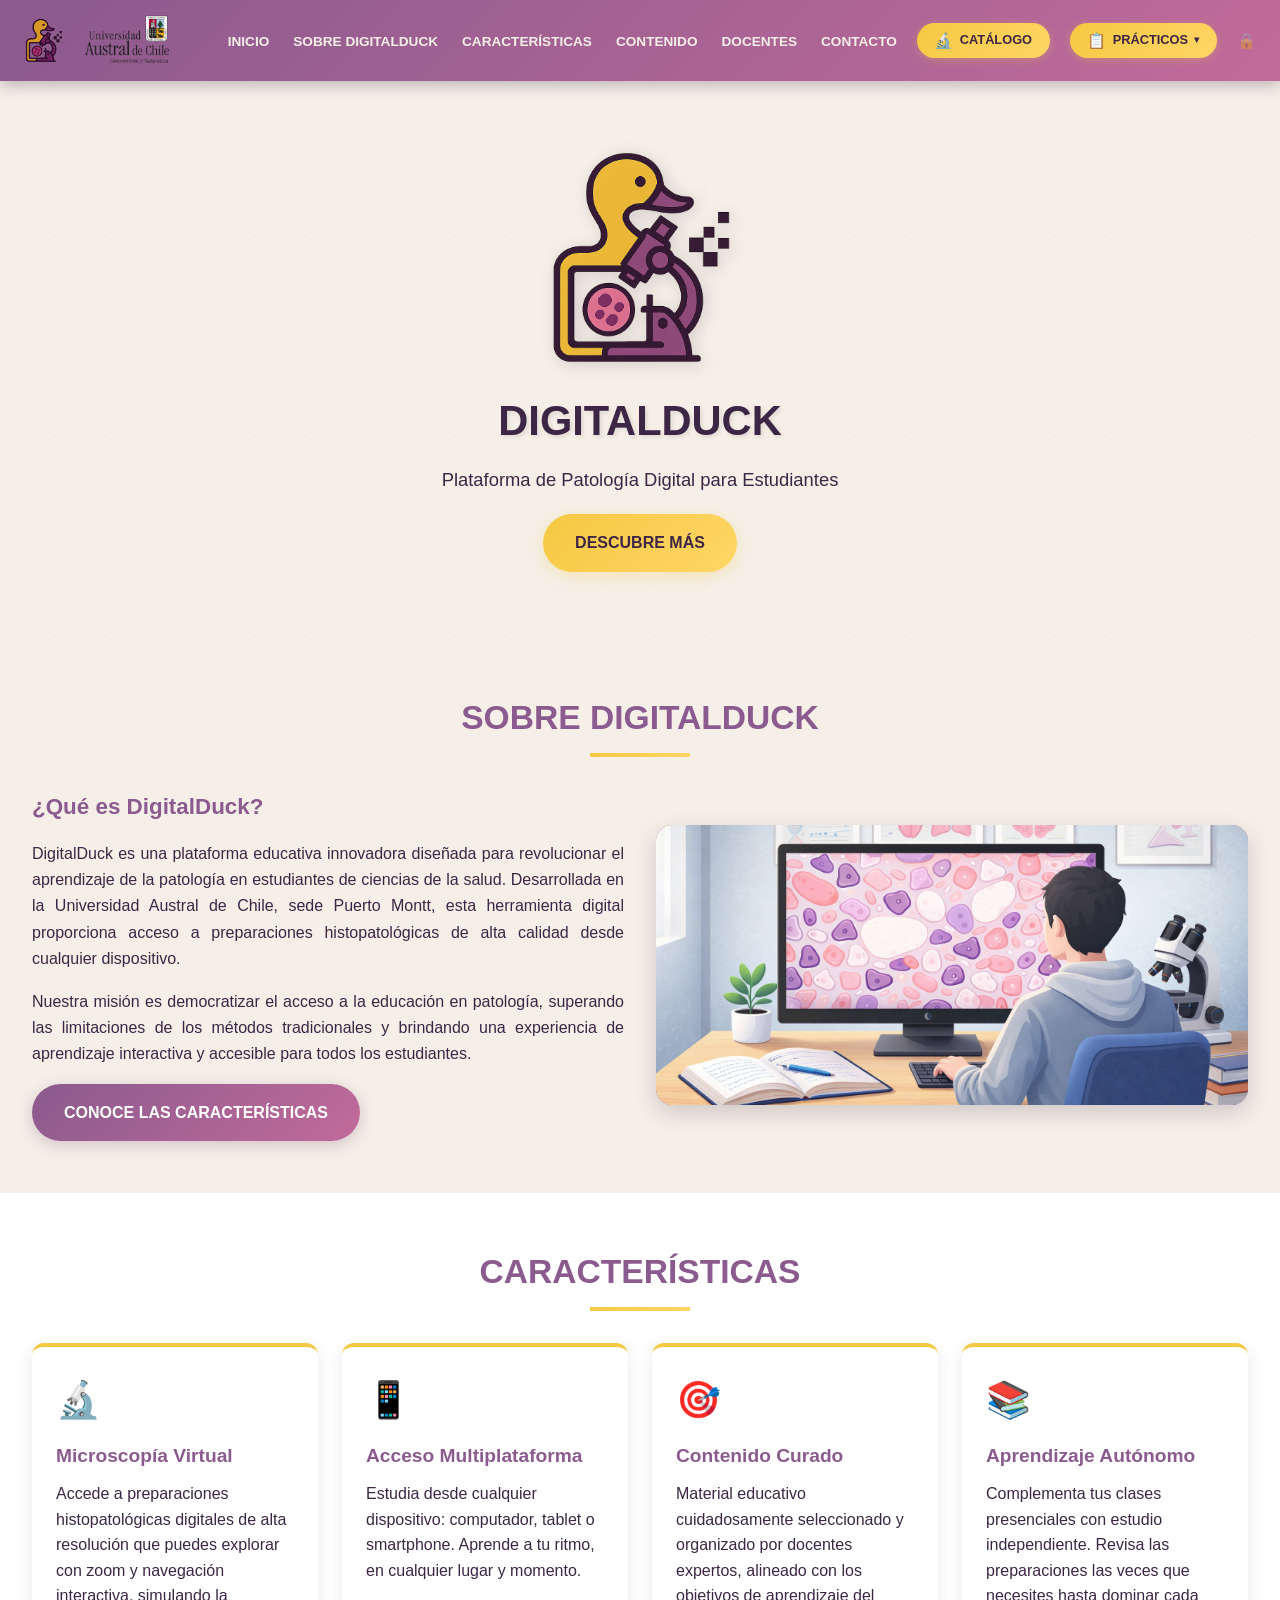
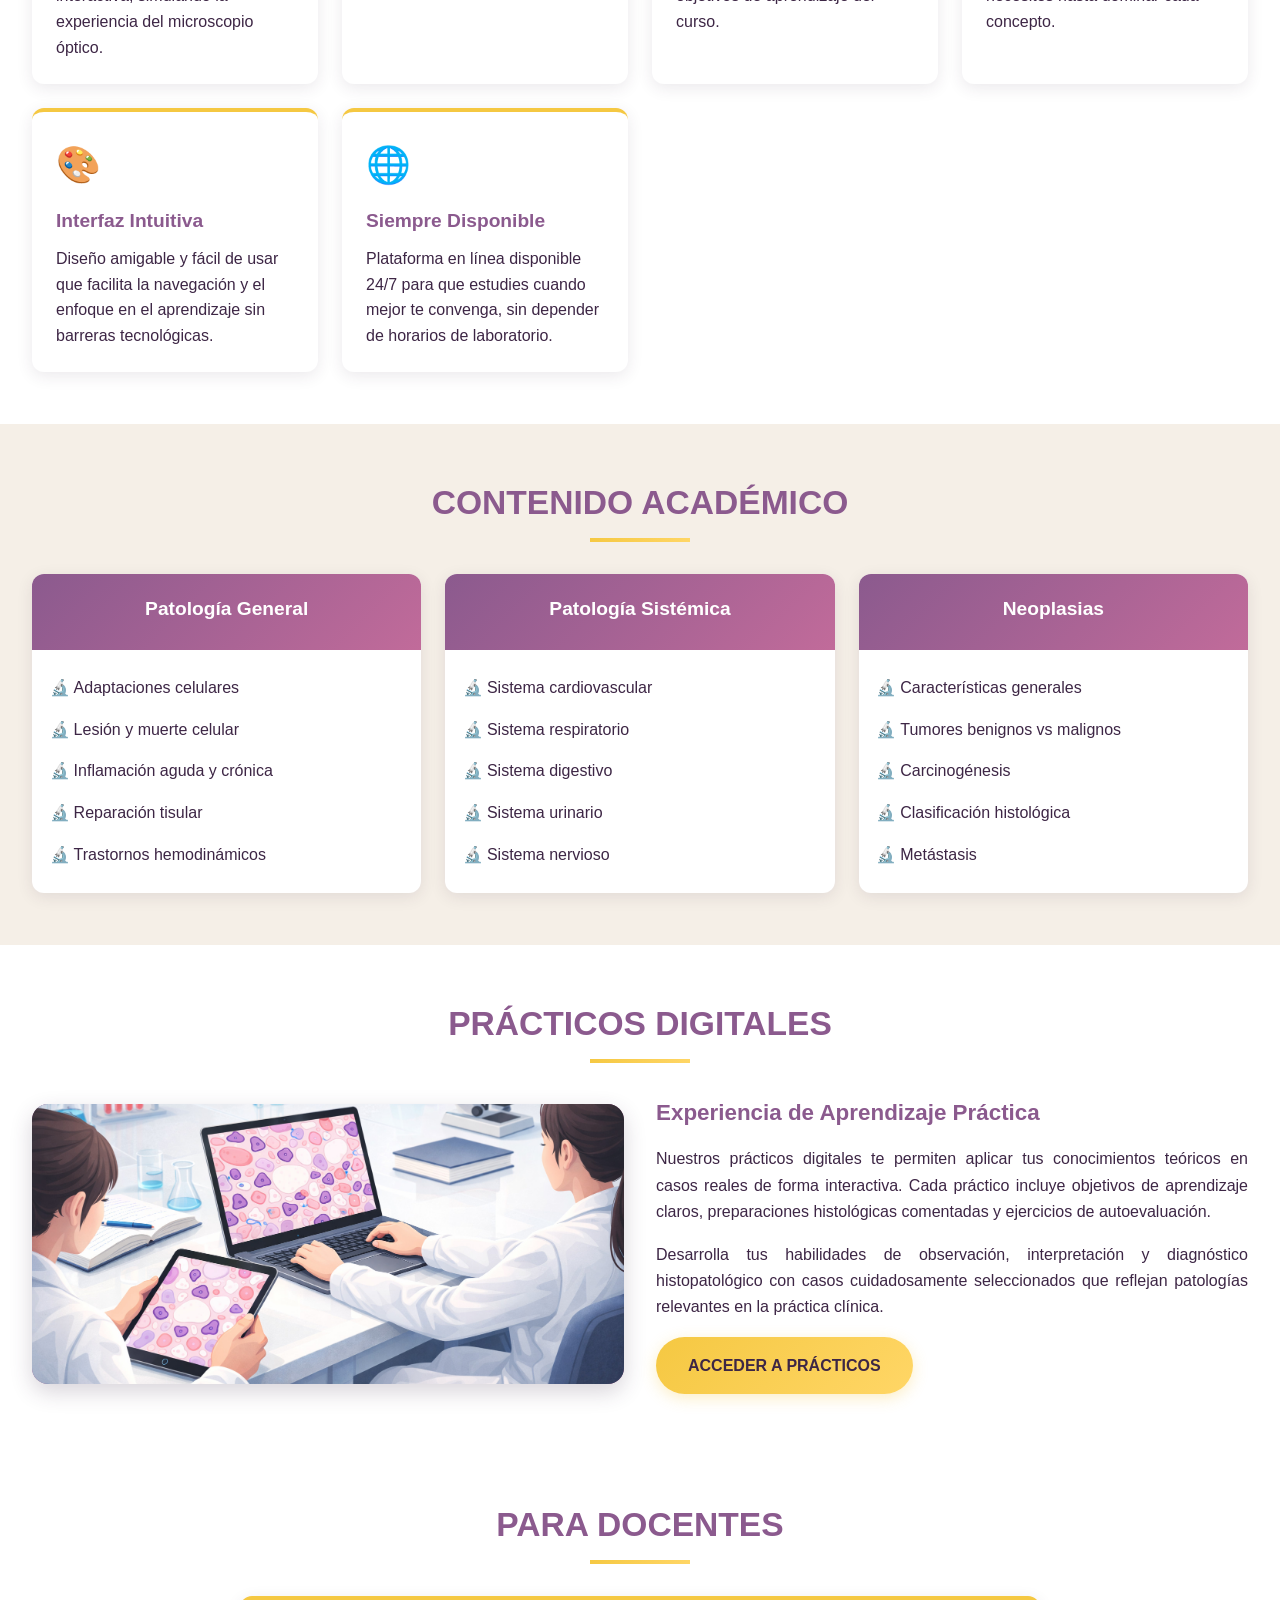
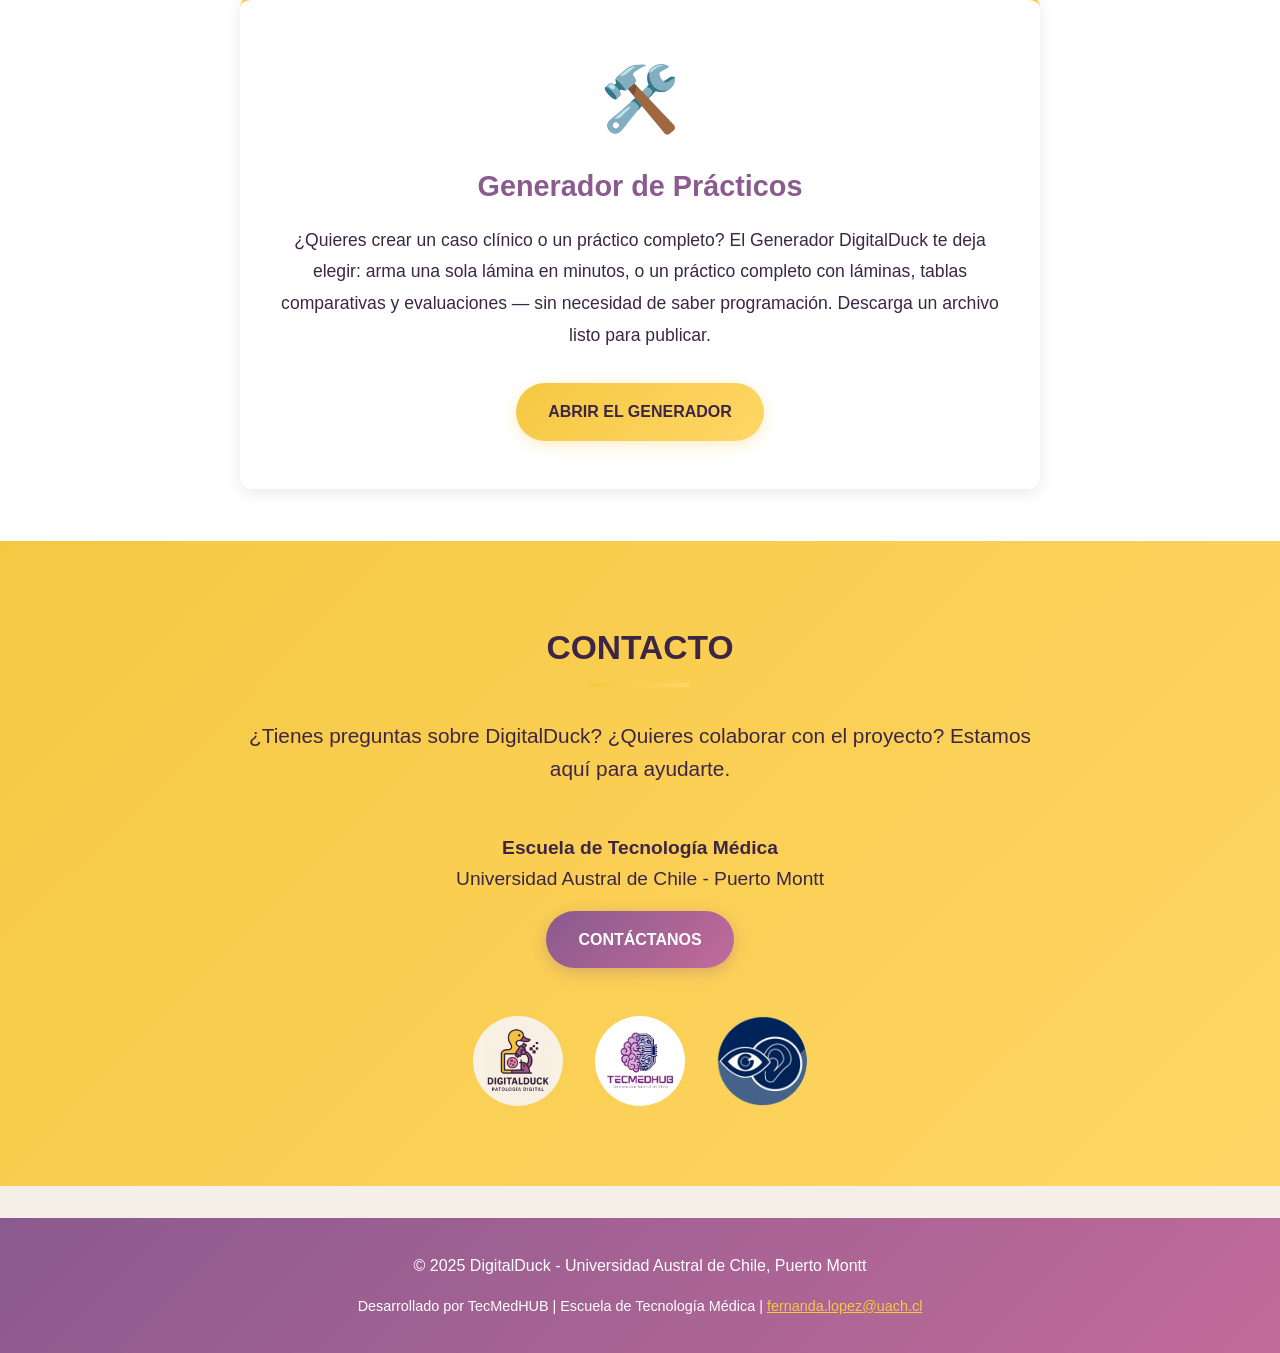
<file: index.html>
<!DOCTYPE html>
<html lang="es">
<head>
    <meta charset="UTF-8">
    <meta name="viewport" content="width=device-width, initial-scale=1.0">
    <title>DigitalDuck - Patología Digital</title>
    <link rel="icon" type="image/png" href="images/favicon.png">
    <link rel="stylesheet" href="css/base.css">
    <link rel="stylesheet" href="css/index.css">
</head>
<body>
    <header>
        <nav>
            <div class="logo-container">
                <img src="images/logo2.png" alt="DigitalDuck Logo" class="logo-dd">
                <img src="images/logouach.png" alt="UACH Logo" class="logo-uach">
            </div>  
            <div class="nav-right">
                <ul class="nav-links" id="navLinks"></ul>
                <a href="catalogo.html" class="nav-pill"><span class="nav-pill-icon">🔬</span><span class="pill-label">CATÁLOGO</span></a>
                <div class="nav-pill-wrap">
                    <button class="nav-pill" id="practicosPillToggle" aria-haspopup="true" aria-expanded="false">
                        <span class="nav-pill-icon">📋</span><span class="pill-label">PRÁCTICOS</span> <span class="pill-caret">▾</span>
                    </button>
                    <div class="practicos-pill-dropdown" id="practicosPillDropdown">
                        <div class="practicos-pill-dropdown-content" id="practicosPillDropdownContent"></div>
                    </div>
                </div>
                <a href="admin/login.php" class="admin-link" title="Panel de administración" aria-label="Panel de administración">🔒</a>
            </div>
            <button class="menu-toggle" id="menuToggle">
                <span></span>
                <span></span>
                <span></span>
            </button>
        </nav>
    </header>

    <section id="inicio" class="hero">
        <div class="hero-content">
            <div class="hero-logo">
                <img src="images/logo2.png" alt="DigitalDuck Logo">
            </div>
            <h1>DIGITALDUCK</h1>
            <p>Plataforma de Patología Digital para Estudiantes</p>
            <a href="#sobre" class="btn">DESCUBRE MÁS</a>
        </div>
    </section>

    <section id="sobre">
        <h2 class="section-title">SOBRE DIGITALDUCK</h2>
        <div class="about-content">
            <div class="about-text">
                <h3>¿Qué es DigitalDuck?</h3>
                <p>
                    DigitalDuck es una plataforma educativa innovadora diseñada para revolucionar el aprendizaje 
                    de la patología en estudiantes de ciencias de la salud. Desarrollada en la Universidad Austral 
                    de Chile, sede Puerto Montt, esta herramienta digital proporciona acceso a preparaciones 
                    histopatológicas de alta calidad desde cualquier dispositivo.
                </p>
                <p>
                    Nuestra misión es democratizar el acceso a la educación en patología, superando las limitaciones 
                    de los métodos tradicionales y brindando una experiencia de aprendizaje interactiva y accesible 
                    para todos los estudiantes.
                </p>
                <a href="#caracteristicas" class="btn btn-secondary">CONOCE LAS CARACTERÍSTICAS</a>
            </div>
            <div class="about-image">
                <img src="images/img1.jpg" alt="Microscopía Digital">
            </div>
        </div>
    </section>

    <section id="caracteristicas" style="background: white;">
        <h2 class="section-title">CARACTERÍSTICAS</h2>
        <div class="features-grid">
            <div class="feature-card">
                <div class="feature-icon">🔬</div>
                <h3>Microscopía Virtual</h3>
                <p>Accede a preparaciones histopatológicas digitales de alta resolución que puedes explorar con zoom y navegación interactiva, simulando la experiencia del microscopio óptico.</p>
            </div>
            <div class="feature-card">
                <div class="feature-icon">📱</div>
                <h3>Acceso Multiplataforma</h3>
                <p>Estudia desde cualquier dispositivo: computador, tablet o smartphone. Aprende a tu ritmo, en cualquier lugar y momento.</p>
            </div>
            <div class="feature-card">
                <div class="feature-icon">🎯</div>
                <h3>Contenido Curado</h3>
                <p>Material educativo cuidadosamente seleccionado y organizado por docentes expertos, alineado con los objetivos de aprendizaje del curso.</p>
            </div>
            <div class="feature-card">
                <div class="feature-icon">📚</div>
                <h3>Aprendizaje Autónomo</h3>
                <p>Complementa tus clases presenciales con estudio independiente. Revisa las preparaciones las veces que necesites hasta dominar cada concepto.</p>
            </div>
            <div class="feature-card">
                <div class="feature-icon">🎨</div>
                <h3>Interfaz Intuitiva</h3>
                <p>Diseño amigable y fácil de usar que facilita la navegación y el enfoque en el aprendizaje sin barreras tecnológicas.</p>
            </div>
            <div class="feature-card">
                <div class="feature-icon">🌐</div>
                <h3>Siempre Disponible</h3>
                <p>Plataforma en línea disponible 24/7 para que estudies cuando mejor te convenga, sin depender de horarios de laboratorio.</p>
            </div>
        </div>
    </section>

    <section id="contenido">
        <h2 class="section-title">CONTENIDO ACADÉMICO</h2>
        <div class="content-grid">
            <div class="content-card">
                <div class="content-card-header">
                    <h3>Patología General</h3>
                </div>
                <div class="content-card-body">
                    <ul>
                        <li>Adaptaciones celulares</li>
                        <li>Lesión y muerte celular</li>
                        <li>Inflamación aguda y crónica</li>
                        <li>Reparación tisular</li>
                        <li>Trastornos hemodinámicos</li>
                    </ul>
                </div>
            </div>
            <div class="content-card">
                <div class="content-card-header">
                    <h3>Patología Sistémica</h3>
                </div>
                <div class="content-card-body">
                    <ul>
                        <li>Sistema cardiovascular</li>
                        <li>Sistema respiratorio</li>
                        <li>Sistema digestivo</li>
                        <li>Sistema urinario</li>
                        <li>Sistema nervioso</li>
                    </ul>
                </div>
            </div>
            <div class="content-card">
                <div class="content-card-header">
                    <h3>Neoplasias</h3>
                </div>
                <div class="content-card-body">
                    <ul>
                        <li>Características generales</li>
                        <li>Tumores benignos vs malignos</li>
                        <li>Carcinogénesis</li>
                        <li>Clasificación histológica</li>
                        <li>Metástasis</li>
                    </ul>
                </div>
            </div>
        </div>
    </section>

    <section id="practicos" style="background: white;">
        <h2 class="section-title">PRÁCTICOS DIGITALES</h2>
        <div class="about-content">
            <div class="about-image">
                <img src="images/img2.jpg" alt="Prácticos Digitales">
            </div>
            <div class="about-text">
                <h3>Experiencia de Aprendizaje Práctica</h3>
                <p>
                    Nuestros prácticos digitales te permiten aplicar tus conocimientos teóricos en casos 
                    reales de forma interactiva. Cada práctico incluye objetivos de aprendizaje claros, 
                    preparaciones histológicas comentadas y ejercicios de autoevaluación.
                </p>
                <p>
                    Desarrolla tus habilidades de observación, interpretación y diagnóstico histopatológico 
                    con casos cuidadosamente seleccionados que reflejan patologías relevantes en la práctica clínica.
                </p>
                <a href="practicos.html" class="btn">ACCEDER A PRÁCTICOS</a>
            </div>
        </div>
    </section>

    <section id="docentes" style="background: white;">
        <h2 class="section-title">PARA DOCENTES</h2>
        <div style="max-width: 800px; margin: 0 auto; text-align: center;">
            <div class="feature-card" style="padding: 3rem 2rem;">
                <div class="feature-icon" style="font-size: 4rem;">🛠️</div>
                <h3 style="font-size: 1.8rem;">Generador de Prácticos</h3>
                <p style="font-size: 1.1rem; line-height: 1.8; margin: 1rem 0 2rem;">
                    ¿Quieres crear un caso clínico o un práctico completo? El Generador DigitalDuck te deja elegir:
                    arma una sola lámina en minutos, o un práctico completo con láminas, tablas comparativas y
                    evaluaciones — sin necesidad de saber programación. Descarga un archivo listo para publicar.
                </p>
                <a href="practico-generator.html" class="btn">ABRIR EL GENERADOR</a>
            </div>
        </div>
    </section>

    <section id="contacto" style="background: var(--gradient-primary); padding: 5rem 2rem;">
        <h2 class="section-title" style="color: var(--color-dark);">CONTACTO</h2>
        <div style="text-align: center; max-width: 800px; margin: 0 auto;">
            <p style="font-size: 1.3rem; margin-bottom: 2rem; color: var(--color-dark);">
                ¿Tienes preguntas sobre DigitalDuck? ¿Quieres colaborar con el proyecto? 
                Estamos aquí para ayudarte.
            </p>
            <div style="margin: 3rem 0;">
                <p style="font-size: 1.2rem; color: var(--color-dark); margin-bottom: 1rem;">
                    <strong>Escuela de Tecnología Médica</strong><br>
                    Universidad Austral de Chile - Puerto Montt
                </p>
                <a href="mailto:fernanda.lopez@uach.cl" class="btn btn-secondary">CONTÁCTANOS</a>
            </div>
            <div style="display: flex; justify-content: center; gap: 2rem; flex-wrap: wrap; margin: 3rem auto 0;">
                <a href="mailto:fernanda.lopez@uach.cl" target="_blank" style="text-align: center;">
                    <div class="contact-logo">
                        <img src="images/logo.jpg" alt="Proyecto">
                    </div>
                </a>
                <a href="https://www.instagram.com/tecmedhub" target="_blank" style="text-align: center;">
                    <div class="contact-logo">
                        <img src="images/logotecmedhub.jpg" alt="Laboratorio">
                    </div>
                </a>
                <a href="https://www.instagram.com/tecmeduachpm/" target="_blank" style="text-align: center;">
                    <div class="contact-logo">
                        <img src="images/logoescuela.png" alt="Escuela">
                    </div>
                </a>
            </div>
        </div>
    </section>

    <footer>
        <div class="footer-text">
            <p>&copy; 2025 DigitalDuck - Universidad Austral de Chile, Puerto Montt</p>
            <p style="margin-top: 1rem; font-size: 0.9rem;">
                Desarrollado por TecMedHUB | Escuela de Tecnología Médica |
                <a href="mailto:fernanda.lopez@uach.cl" style="color: var(--color-primary);">fernanda.lopez@uach.cl</a>
            </p>
        </div>
    </footer>

    <script src="js/nav.js"></script>
    <script>
        renderNav('');
        initPracticosNav();

        // Menu Toggle
        const menuToggle = document.getElementById('menuToggle');
        const navLinks = document.getElementById('navLinks');

        menuToggle.addEventListener('click', function() {
            this.classList.toggle('active');
            navLinks.classList.toggle('active');
        });

        // Smooth Scrolling
        document.querySelectorAll('a[href^="#"]').forEach(anchor => {
            anchor.addEventListener('click', function (e) {
                e.preventDefault();
                const target = document.querySelector(this.getAttribute('href'));
                if (target) {
                    target.scrollIntoView({
                        behavior: 'smooth',
                        block: 'start'
                    });
                    // Cerrar menú móvil al hacer clic en un enlace
                    if (navLinks.classList.contains('active')) {
                        navLinks.classList.remove('active');
                        menuToggle.classList.remove('active');
                    }
                }
            });
        });

        // Intersection Observer para animaciones
        const observerOptions = {
            threshold: 0.1,
            rootMargin: '0px 0px -50px 0px'
        };

        const observer = new IntersectionObserver((entries) => {
            entries.forEach(entry => {
                if (entry.isIntersecting) {
                    entry.target.classList.add('fade-in');
                }
            });
        }, observerOptions);

        // Observar todas las secciones
        document.querySelectorAll('section').forEach(section => {
            observer.observe(section);
        });
    </script>
</body>
</html>
</file>
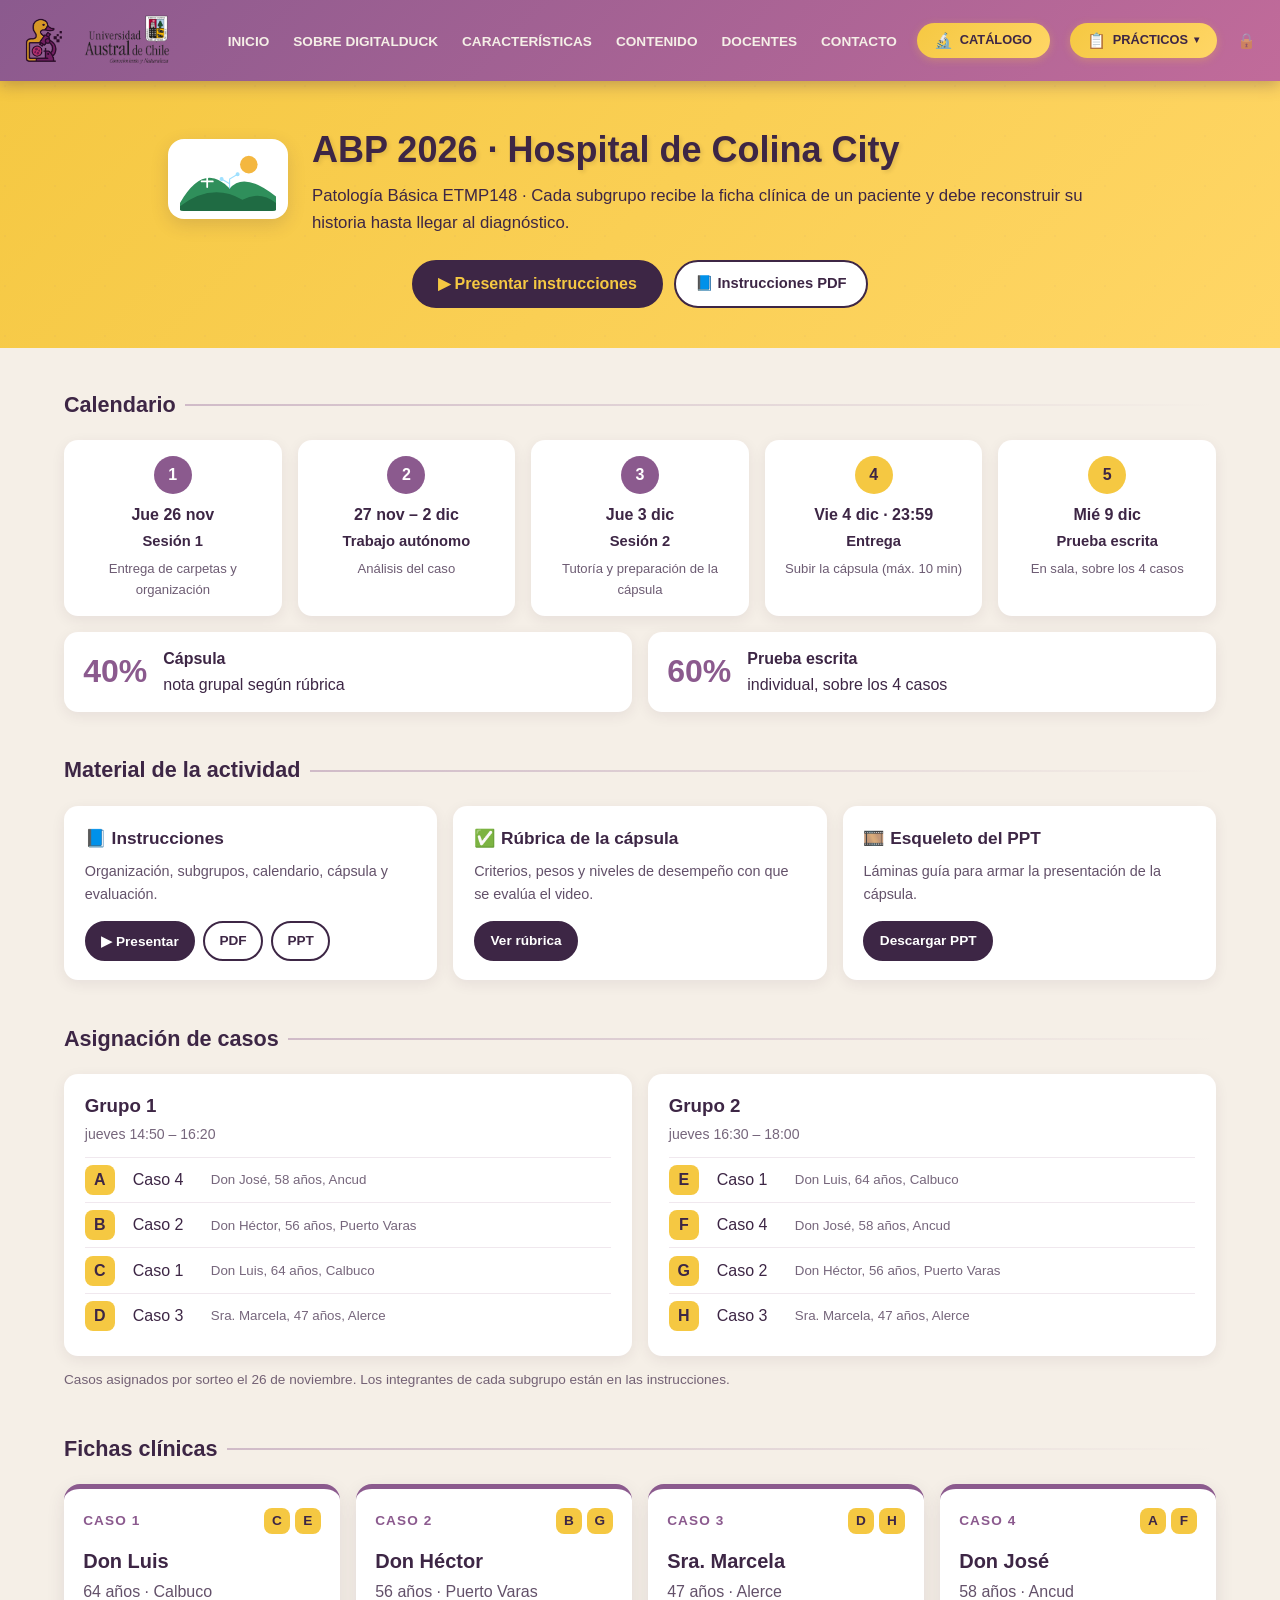
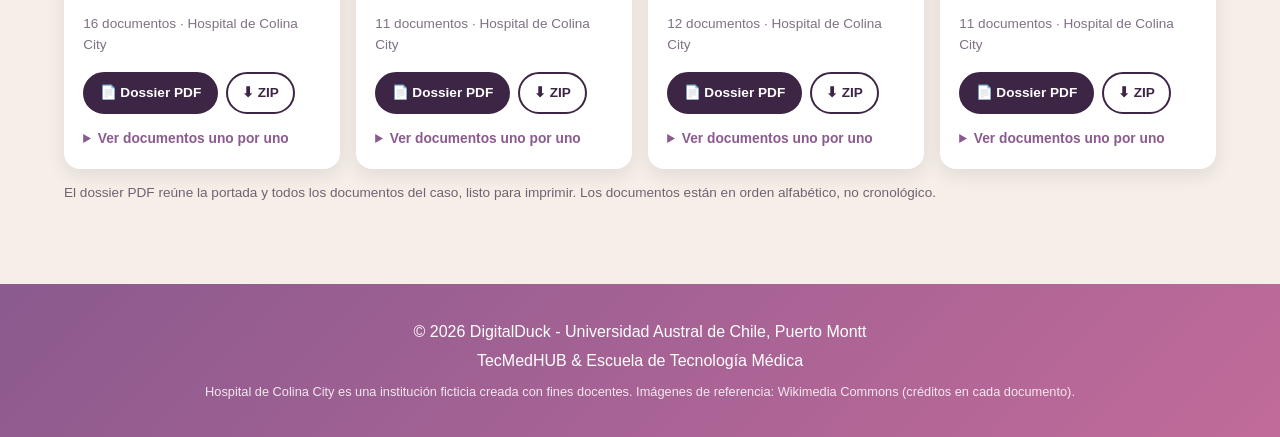
<file: abp.html>
<!DOCTYPE html>
<html lang="es">
<head>
<meta charset="UTF-8">
<meta name="viewport" content="width=device-width, initial-scale=1.0">
<title>ABP 2026 · Hospital de Colina City - DigitalDuck</title>
<link rel="icon" type="image/png" href="images/favicon.png">
<link rel="stylesheet" href="css/base.css">
<link rel="stylesheet" href="css/practicos.css">
<style>
.abp-hero { display:flex; align-items:center; justify-content:center; gap:1.5rem; flex-wrap:wrap; text-align:left; }
.abp-hero .hcc-logo { width:120px; height:80px; position:relative; z-index:1; background:#fff; border-radius:16px; padding:8px; box-shadow:0 6px 18px rgba(61,38,69,.15); }
.abp-hero h1 { margin-bottom:.3rem; }
.abp-hero p { margin:0 !important; }
.hero-btns { display:flex; gap:.7rem; justify-content:center; margin-top:1.4rem; position:relative; z-index:1; flex-wrap:wrap; }
.b { display:inline-flex; align-items:center; gap:.4rem; padding:.65rem 1.2rem; border-radius:999px; font-weight:700; font-size:.92rem;
      text-decoration:none; color:var(--color-dark); background:#fff; border:2px solid var(--color-dark); cursor:pointer; transition:transform .15s, box-shadow .15s; }
.b:hover { transform:translateY(-2px); box-shadow:0 6px 14px rgba(61,38,69,.18); }
.b-main { background:var(--color-dark); color:#fff; }
.b-play { background:var(--color-dark); color:var(--color-primary); font-size:1rem; padding:.8rem 1.5rem; }
.abp-wrap { max-width:1200px; margin:0 auto; padding:2.5rem 1.5rem 3rem; }
.sec-title { font-size:1.35rem; color:var(--color-dark); margin:2.6rem 0 1.1rem; display:flex; align-items:center; gap:.6rem; }
.sec-title::after { content:""; flex:1; height:2px; background:linear-gradient(90deg, var(--color-secondary), transparent); opacity:.35; }
.timeline { display:grid; grid-template-columns:repeat(5,1fr); gap:1rem; }
.step { background:#fff; border-radius:14px; padding:1rem; box-shadow:0 4px 14px rgba(61,38,69,.08); text-align:center; }
.step .dot { width:38px; height:38px; margin:0 auto .5rem; border-radius:50%; display:grid; place-items:center; font-weight:800; color:#fff; background:var(--color-secondary); }
.step.hot .dot { background:var(--color-primary); color:var(--color-dark); }
.step .d { font-weight:800; color:var(--color-dark); } .step .t { font-weight:700; font-size:.92rem; margin-top:.15rem; }
.step .x { font-size:.82rem; opacity:.75; margin-top:.25rem; }
.weights { display:flex; gap:1rem; margin-top:1rem; flex-wrap:wrap; }
.weights div { flex:1; min-width:220px; background:#fff; border-radius:14px; padding:.9rem 1.2rem; box-shadow:0 4px 14px rgba(61,38,69,.08); display:flex; align-items:center; gap:1rem; }
.weights b { font-size:2rem; color:var(--color-secondary); }
.mat { display:grid; grid-template-columns:repeat(3,1fr); gap:1rem; }
.mat-card { background:#fff; border-radius:14px; padding:1.2rem 1.3rem; box-shadow:0 4px 14px rgba(61,38,69,.08); display:flex; flex-direction:column; gap:.5rem; }
.mat-card h3 { margin:0; font-size:1.08rem; color:var(--color-dark); } .mat-card p { margin:0; font-size:.9rem; opacity:.8; flex:1; }
.mat-card .row { display:flex; gap:.5rem; flex-wrap:wrap; margin-top:.4rem; }
.mat-card .b { padding:.45rem .9rem; font-size:.85rem; }
.asig { display:grid; grid-template-columns:1fr 1fr; gap:1rem; }
.grp { background:#fff; border-radius:14px; padding:1.1rem 1.3rem; box-shadow:0 4px 14px rgba(61,38,69,.08); }
.grp h3 { margin:0; color:var(--color-dark); } .grp > p { margin:.1rem 0 .7rem; font-size:.88rem; opacity:.7; }
.grp ul { list-style:none; margin:0; padding:0; }
.grp li { display:grid; grid-template-columns:40px 70px 1fr; align-items:center; gap:.5rem; padding:.45rem 0; border-top:1px solid #f0e8ee; }
.grp li small { opacity:.7; }
.chip { display:inline-grid; place-items:center; width:30px; height:30px; border-radius:8px; background:var(--color-primary); color:var(--color-dark); font-weight:800; }
.cases { display:grid; grid-template-columns:repeat(4,1fr); gap:1rem; }
.case { background:#fff; border-radius:16px; padding:1.2rem; box-shadow:0 6px 18px rgba(61,38,69,.1); display:flex; flex-direction:column; border-top:5px solid var(--color-secondary); }
.case-top { display:flex; justify-content:space-between; align-items:center; }
.case-n { font-weight:800; letter-spacing:.08em; color:var(--color-secondary); font-size:.85rem; }
.case-subs { display:flex; gap:.3rem; } .case-subs .chip { width:26px; height:26px; font-size:.85rem; }
.case h3 { margin:.7rem 0 0; font-size:1.25rem; color:var(--color-dark); }
.case-meta { margin:.1rem 0 0; opacity:.8; } .case-docs { margin:.5rem 0 0; font-size:.85rem; opacity:.65; flex:1; }
.case-btns { display:flex; gap:.5rem; margin-top:1rem; } .case-btns .b { padding:.5rem .9rem; font-size:.85rem; }
.case details { margin-top:.9rem; font-size:.86rem; }
.case summary { cursor:pointer; font-weight:700; color:var(--color-secondary); }
.case details ul { margin:.5rem 0 0 1rem; padding:0; } .case details li { margin:.2rem 0; } .case details a { color:var(--color-dark); }
.note { font-size:.85rem; opacity:.7; margin-top:.8rem; }
/* presentación */
.pres { position:fixed; inset:0; background:#111; z-index:9999; display:none; flex-direction:column; }
.pres.on { display:flex; }
.pres-stage { flex:1; display:flex; align-items:center; justify-content:center; overflow:hidden; }
.pres-stage img { max-width:100%; max-height:100%; box-shadow:0 0 40px rgba(0,0,0,.5); user-select:none; }
.pres-bar { display:flex; align-items:center; justify-content:center; gap:.8rem; padding:.6rem; color:#ddd; font-size:.9rem; }
.pres-bar button { background:#2a2a2a; color:#fff; border:1px solid #444; border-radius:8px; padding:.45rem .9rem; cursor:pointer; font-size:.9rem; }
.pres-bar button:hover { background:#3a3a3a; }
.pres:fullscreen .pres-bar { opacity:0; transition:opacity .3s; } .pres:fullscreen:hover .pres-bar { opacity:1; }
@media (max-width: 1000px) { .cases { grid-template-columns:1fr 1fr; } .timeline { grid-template-columns:1fr 1fr; } .mat { grid-template-columns:1fr; } }
@media (max-width: 640px) { .cases, .asig { grid-template-columns:1fr; } .timeline { grid-template-columns:1fr; } .abp-hero { text-align:center; } }
</style>
</head>
<body>
<header>
  <nav>
    <div class="logo-container">
      <img src="images/logo2.png" alt="DigitalDuck Logo" class="logo-dd">
      <img src="images/logouach.png" alt="UACH Logo" class="logo-uach">
    </div>
    <div class="nav-right">
      <ul class="nav-links" id="navLinks"></ul>
      <a href="catalogo.html" class="nav-pill"><span class="nav-pill-icon">🔬</span><span class="pill-label">CATÁLOGO</span></a>
      <div class="nav-pill-wrap">
        <button class="nav-pill" id="practicosPillToggle" aria-haspopup="true" aria-expanded="false">
          <span class="nav-pill-icon">📋</span><span class="pill-label">PRÁCTICOS</span> <span class="pill-caret">▾</span>
        </button>
        <div class="practicos-pill-dropdown" id="practicosPillDropdown"><div class="practicos-pill-dropdown-content" id="practicosPillDropdownContent"></div></div>
      </div>
      <a href="admin/login.php" class="admin-link" title="Panel de administración" aria-label="Panel de administración">🔒</a>
    </div>
    <button class="menu-toggle" id="menuToggle"><span></span><span></span><span></span></button>
  </nav>
</header>

<div class="page-header">
  <div class="abp-hero"><svg class='hcc-logo' viewBox="0 0 120 80" xmlns="http://www.w3.org/2000/svg">
<circle cx="86" cy="22" r="11" fill="#f4b740"/>
<path d="M0 70 Q30 18 62 52 Q80 30 120 62 L120 80 L0 80Z" fill="#2f8f5b"/>
<path d="M0 74 Q40 44 78 66 Q100 54 120 70 L120 80 L0 80Z" fill="#1f6b43"/>
<g stroke="#ffffff" stroke-width="2.2" fill="none" stroke-linecap="round">
<path d="M34 50 v-14 M27 43 h14"/></g>
<g stroke="#9fe0ff" stroke-width="1.4" fill="#9fe0ff">
<path d="M62 52 L62 40 L72 34" fill="none"/><circle cx="72" cy="34" r="1.8"/>
<path d="M62 46 L52 40" fill="none"/><circle cx="52" cy="40" r="1.8"/></g>
</svg>
    <div><h1>ABP 2026 · Hospital de Colina City</h1>
    <p>Patología Básica ETMP148 · Cada subgrupo recibe la ficha clínica de un paciente y debe reconstruir su historia hasta llegar al diagnóstico.</p></div>
  </div>
  <div class="hero-btns">
    <button class="b b-play" onclick="openPres()">▶ Presentar instrucciones</button>
    <a class="b" href="abp2026/Instrucciones_ABP_2026.pdf" target="_blank">📘 Instrucciones PDF</a>
  </div>
</div>

<main class="abp-wrap">
  <h2 class="sec-title" style="margin-top:0">Calendario</h2>
  <div class="timeline"><div class='step'><div class='dot'>1</div><div class='d'>Jue 26 nov</div><div class='t'>Sesión 1</div><div class='x'>Entrega de carpetas y organización</div></div><div class='step'><div class='dot'>2</div><div class='d'>27 nov – 2 dic</div><div class='t'>Trabajo autónomo</div><div class='x'>Análisis del caso</div></div><div class='step'><div class='dot'>3</div><div class='d'>Jue 3 dic</div><div class='t'>Sesión 2</div><div class='x'>Tutoría y preparación de la cápsula</div></div><div class='step hot'><div class='dot'>4</div><div class='d'>Vie 4 dic · 23:59</div><div class='t'>Entrega</div><div class='x'>Subir la cápsula (máx. 10 min)</div></div><div class='step hot'><div class='dot'>5</div><div class='d'>Mié 9 dic</div><div class='t'>Prueba escrita</div><div class='x'>En sala, sobre los 4 casos</div></div></div>
  <div class="weights"><div><b>40%</b><span><strong>Cápsula</strong><br>nota grupal según rúbrica</span></div>
    <div><b>60%</b><span><strong>Prueba escrita</strong><br>individual, sobre los 4 casos</span></div></div>

  <h2 class="sec-title">Material de la actividad</h2>
  <div class="mat">
    <div class="mat-card"><h3>📘 Instrucciones</h3><p>Organización, subgrupos, calendario, cápsula y evaluación.</p>
      <div class="row"><button class="b b-main" onclick="openPres()">▶ Presentar</button><a class="b" href="abp2026/Instrucciones_ABP_2026.pdf" target="_blank">PDF</a><a class="b" href="abp2026/Instrucciones_ABP_2026.pptx">PPT</a></div></div>
    <div class="mat-card"><h3>✅ Rúbrica de la cápsula</h3><p>Criterios, pesos y niveles de desempeño con que se evalúa el video.</p>
      <div class="row"><a class="b b-main" href="abp2026/Rubrica_capsula_ABP_2026.pdf" target="_blank">Ver rúbrica</a></div></div>
    <div class="mat-card"><h3>🎞️ Esqueleto del PPT</h3><p>Láminas guía para armar la presentación de la cápsula.</p>
      <div class="row"><a class="b b-main" href="abp2026/Esqueleto_capsula_ABP_2026.pptx">Descargar PPT</a></div></div>
  </div>

  <h2 class="sec-title">Asignación de casos</h2>
  <div class="asig"><div class='grp'><h3>Grupo 1</h3><p>jueves 14:50 – 16:20</p><ul><li><span class='chip'>A</span><span>Caso 4</span><small>Don José, 58 años, Ancud</small></li><li><span class='chip'>B</span><span>Caso 2</span><small>Don Héctor, 56 años, Puerto Varas</small></li><li><span class='chip'>C</span><span>Caso 1</span><small>Don Luis, 64 años, Calbuco</small></li><li><span class='chip'>D</span><span>Caso 3</span><small>Sra. Marcela, 47 años, Alerce</small></li></ul></div><div class='grp'><h3>Grupo 2</h3><p>jueves 16:30 – 18:00</p><ul><li><span class='chip'>E</span><span>Caso 1</span><small>Don Luis, 64 años, Calbuco</small></li><li><span class='chip'>F</span><span>Caso 4</span><small>Don José, 58 años, Ancud</small></li><li><span class='chip'>G</span><span>Caso 2</span><small>Don Héctor, 56 años, Puerto Varas</small></li><li><span class='chip'>H</span><span>Caso 3</span><small>Sra. Marcela, 47 años, Alerce</small></li></ul></div></div>
  <p class="note">Casos asignados por sorteo el 26 de noviembre. Los integrantes de cada subgrupo están en las instrucciones.</p>

  <h2 class="sec-title">Fichas clínicas</h2>
  <div class="cases"><article class="case">
  <div class="case-top"><span class="case-n">CASO 1</span><div class="case-subs"><span class='chip'>C</span><span class='chip'>E</span></div></div>
  <h3>Don Luis</h3><p class="case-meta">64 años · Calbuco</p>
  <p class="case-docs">16 documentos · Hospital de Colina City</p>
  <div class="case-btns"><a class="b b-main" href="abp2026/Caso_1_dossier_completo.pdf" target="_blank">📄 Dossier PDF</a><a class="b" href="abp2026/Caso_1_carpeta_clinica.zip">⬇ ZIP</a></div>
  <details><summary>Ver documentos uno por uno</summary><ul><li><a href="abp2026/caso1/00_Portada_ficha_clinica.pdf" target="_blank">Portada ficha clinica</a></li><li><a href="abp2026/caso1/Acta_comite_oncologico.pdf" target="_blank">Acta comite oncologico</a></li><li><a href="abp2026/caso1/Biopsia_endoscopica_gastrica.pdf" target="_blank">Biopsia endoscopica gastrica</a></li><li><a href="abp2026/caso1/Biopsia_pieza_quirurgica.pdf" target="_blank">Biopsia pieza quirurgica</a></li><li><a href="abp2026/caso1/Colonoscopia.pdf" target="_blank">Colonoscopia</a></li><li><a href="abp2026/caso1/Consulta_policlinico_medicina_interna.pdf" target="_blank">Consulta policlinico medicina interna</a></li><li><a href="abp2026/caso1/Ecografia_abdominal.pdf" target="_blank">Ecografia abdominal</a></li><li><a href="abp2026/caso1/Endoscopia_digestiva_alta.pdf" target="_blank">Endoscopia digestiva alta</a></li><li><a href="abp2026/caso1/Examenes_preoperatorios.pdf" target="_blank">Examenes preoperatorios</a></li><li><a href="abp2026/caso1/Hemograma.pdf" target="_blank">Hemograma</a></li><li><a href="abp2026/caso1/Marcadores_tumorales.pdf" target="_blank">Marcadores tumorales</a></li><li><a href="abp2026/caso1/Perfil_bioquimico_y_hepatico.pdf" target="_blank">Perfil bioquimico y hepatico</a></li><li><a href="abp2026/caso1/Perfil_de_fierro_B12_y_folato.pdf" target="_blank">Perfil de fierro B12 y folato</a></li><li><a href="abp2026/caso1/Protocolo_operatorio.pdf" target="_blank">Protocolo operatorio</a></li><li><a href="abp2026/caso1/Sangre_oculta_en_deposiciones.pdf" target="_blank">Sangre oculta en deposiciones</a></li><li><a href="abp2026/caso1/Serologia_enfermedad_celiaca.pdf" target="_blank">Serologia enfermedad celiaca</a></li><li><a href="abp2026/caso1/TAC_torax_abdomen_pelvis.pdf" target="_blank">TAC torax abdomen pelvis</a></li></ul></details>
</article><article class="case">
  <div class="case-top"><span class="case-n">CASO 2</span><div class="case-subs"><span class='chip'>B</span><span class='chip'>G</span></div></div>
  <h3>Don Héctor</h3><p class="case-meta">56 años · Puerto Varas</p>
  <p class="case-docs">11 documentos · Hospital de Colina City</p>
  <div class="case-btns"><a class="b b-main" href="abp2026/Caso_2_dossier_completo.pdf" target="_blank">📄 Dossier PDF</a><a class="b" href="abp2026/Caso_2_carpeta_clinica.zip">⬇ ZIP</a></div>
  <details><summary>Ver documentos uno por uno</summary><ul><li><a href="abp2026/caso2/00_Portada_ficha_clinica.pdf" target="_blank">Portada ficha clinica</a></li><li><a href="abp2026/caso2/Atencion_servicio_de_urgencia.pdf" target="_blank">Atencion servicio de urgencia</a></li><li><a href="abp2026/caso2/Control_cardiovascular_CESFAM.pdf" target="_blank">Control cardiovascular CESFAM</a></li><li><a href="abp2026/caso2/Coronariografia_y_angioplastia.pdf" target="_blank">Coronariografia y angioplastia</a></li><li><a href="abp2026/caso2/Curva_de_biomarcadores_cardiacos.pdf" target="_blank">Curva de biomarcadores cardiacos</a></li><li><a href="abp2026/caso2/Ecocardiograma.pdf" target="_blank">Ecocardiograma</a></li><li><a href="abp2026/caso2/Electrocardiograma_ingreso.pdf" target="_blank">Electrocardiograma ingreso</a></li><li><a href="abp2026/caso2/Evolucion_unidad_coronaria.pdf" target="_blank">Evolucion unidad coronaria</a></li><li><a href="abp2026/caso2/Laboratorio_de_urgencia.pdf" target="_blank">Laboratorio de urgencia</a></li><li><a href="abp2026/caso2/Material_aspirado_coronario_anatomia_patologica.pdf" target="_blank">Material aspirado coronario anatomia patologica</a></li><li><a href="abp2026/caso2/Perfil_lipidico_y_HbA1c.pdf" target="_blank">Perfil lipidico y HbA1c</a></li><li><a href="abp2026/caso2/Radiografia_de_torax_portatil.pdf" target="_blank">Radiografia de torax portatil</a></li></ul></details>
</article><article class="case">
  <div class="case-top"><span class="case-n">CASO 3</span><div class="case-subs"><span class='chip'>D</span><span class='chip'>H</span></div></div>
  <h3>Sra. Marcela</h3><p class="case-meta">47 años · Alerce</p>
  <p class="case-docs">12 documentos · Hospital de Colina City</p>
  <div class="case-btns"><a class="b b-main" href="abp2026/Caso_3_dossier_completo.pdf" target="_blank">📄 Dossier PDF</a><a class="b" href="abp2026/Caso_3_carpeta_clinica.zip">⬇ ZIP</a></div>
  <details><summary>Ver documentos uno por uno</summary><ul><li><a href="abp2026/caso3/00_Portada_ficha_clinica.pdf" target="_blank">Portada ficha clinica</a></li><li><a href="abp2026/caso3/Atencion_servicio_de_urgencia.pdf" target="_blank">Atencion servicio de urgencia</a></li><li><a href="abp2026/caso3/Consulta_CESFAM_previa.pdf" target="_blank">Consulta CESFAM previa</a></li><li><a href="abp2026/caso3/Cultivo_de_bilis.pdf" target="_blank">Cultivo de bilis</a></li><li><a href="abp2026/caso3/ECG_y_troponina.pdf" target="_blank">ECG y troponina</a></li><li><a href="abp2026/caso3/Ecografia_abdominal_de_urgencia.pdf" target="_blank">Ecografia abdominal de urgencia</a></li><li><a href="abp2026/caso3/Hemocultivos.pdf" target="_blank">Hemocultivos</a></li><li><a href="abp2026/caso3/Hemograma_y_PCR.pdf" target="_blank">Hemograma y PCR</a></li><li><a href="abp2026/caso3/Orina_completa_y_test_de_embarazo.pdf" target="_blank">Orina completa y test de embarazo</a></li><li><a href="abp2026/caso3/Perfil_hepatico_lipasa_y_amilasa.pdf" target="_blank">Perfil hepatico lipasa y amilasa</a></li><li><a href="abp2026/caso3/Protocolo_operatorio.pdf" target="_blank">Protocolo operatorio</a></li><li><a href="abp2026/caso3/Radiografia_de_torax.pdf" target="_blank">Radiografia de torax</a></li><li><a href="abp2026/caso3/Vesicula_biliar_anatomia_patologica.pdf" target="_blank">Vesicula biliar anatomia patologica</a></li></ul></details>
</article><article class="case">
  <div class="case-top"><span class="case-n">CASO 4</span><div class="case-subs"><span class='chip'>A</span><span class='chip'>F</span></div></div>
  <h3>Don José</h3><p class="case-meta">58 años · Ancud</p>
  <p class="case-docs">11 documentos · Hospital de Colina City</p>
  <div class="case-btns"><a class="b b-main" href="abp2026/Caso_4_dossier_completo.pdf" target="_blank">📄 Dossier PDF</a><a class="b" href="abp2026/Caso_4_carpeta_clinica.zip">⬇ ZIP</a></div>
  <details><summary>Ver documentos uno por uno</summary><ul><li><a href="abp2026/caso4/00_Portada_ficha_clinica.pdf" target="_blank">Portada ficha clinica</a></li><li><a href="abp2026/caso4/Atencion_servicio_de_urgencia.pdf" target="_blank">Atencion servicio de urgencia</a></li><li><a href="abp2026/caso4/Biopsia_hepatica.pdf" target="_blank">Biopsia hepatica</a></li><li><a href="abp2026/caso4/Control_CESFAM_2024.pdf" target="_blank">Control CESFAM 2024</a></li><li><a href="abp2026/caso4/Ecografia_abdominal_doppler.pdf" target="_blank">Ecografia abdominal doppler</a></li><li><a href="abp2026/caso4/Endoscopia_digestiva_alta_de_urgencia.pdf" target="_blank">Endoscopia digestiva alta de urgencia</a></li><li><a href="abp2026/caso4/Estudio_hepatico_complementario.pdf" target="_blank">Estudio hepatico complementario</a></li><li><a href="abp2026/caso4/Evolucion_hospitalaria.pdf" target="_blank">Evolucion hospitalaria</a></li><li><a href="abp2026/caso4/Hemograma_y_coagulacion.pdf" target="_blank">Hemograma y coagulacion</a></li><li><a href="abp2026/caso4/Liquido_ascitico.pdf" target="_blank">Liquido ascitico</a></li><li><a href="abp2026/caso4/Perfil_hepatico_y_bioquimico.pdf" target="_blank">Perfil hepatico y bioquimico</a></li><li><a href="abp2026/caso4/Serologia_viral_hepatica.pdf" target="_blank">Serologia viral hepatica</a></li></ul></details>
</article></div>
  <p class="note">El dossier PDF reúne la portada y todos los documentos del caso, listo para imprimir. Los documentos están en orden alfabético, no cronológico.</p>
</main>

<div class="pres" id="pres">
  <div class="pres-stage" onclick="go(1)"><img id="presImg" alt="Lámina"></div>
  <div class="pres-bar">
    <button onclick="go(-1)">◀</button><span id="presN"></span><button onclick="go(1)">▶</button>
    <button onclick="fs()">⛶ Pantalla completa</button><button onclick="closePres()">✕ Cerrar</button>
  </div>
</div>

<footer>
  <div class="footer-text">
    <p>&copy; 2026 DigitalDuck - Universidad Austral de Chile, Puerto Montt</p>
    <p>TecMedHUB & Escuela de Tecnología Médica</p>
    <p style="margin-top:.5rem; font-size:.8rem; opacity:.85;">Hospital de Colina City es una institución ficticia creada con fines docentes. Imágenes de referencia: Wikimedia Commons (créditos en cada documento).</p>
  </div>
</footer>

<script src="js/nav.js"></script>
<script>
  renderNav('index.html');
  initPracticosNav();
  const menuToggle = document.getElementById('menuToggle'), navLinks = document.getElementById('navLinks');
  menuToggle.addEventListener('click', function () { this.classList.toggle('active'); navLinks.classList.toggle('active'); });

  // Modo presentación de las instrucciones (láminas exportadas como imagen)
  const SL = ["abp2026/slides/s-01.jpg","abp2026/slides/s-02.jpg","abp2026/slides/s-03.jpg","abp2026/slides/s-04.jpg","abp2026/slides/s-05.jpg","abp2026/slides/s-06.jpg","abp2026/slides/s-07.jpg","abp2026/slides/s-08.jpg","abp2026/slides/s-09.jpg","abp2026/slides/s-10.jpg","abp2026/slides/s-11.jpg"];
  let cur = 0;
  const pres = document.getElementById('pres');
  function show() { document.getElementById('presImg').src = SL[cur]; document.getElementById('presN').textContent = (cur + 1) + ' / ' + SL.length; }
  function go(d) { cur = Math.max(0, Math.min(SL.length - 1, cur + d)); show(); }
  function openPres() { cur = 0; show(); pres.classList.add('on'); document.body.style.overflow = 'hidden'; fs(); SL.forEach(s => { new Image().src = s; }); }
  function closePres() { if (document.fullscreenElement) document.exitFullscreen(); pres.classList.remove('on'); document.body.style.overflow = ''; }
  function fs() { if (!document.fullscreenElement && pres.requestFullscreen) pres.requestFullscreen().catch(() => {}); }
  document.addEventListener('keydown', e => {
    if (!pres.classList.contains('on')) return;
    if (['ArrowRight', 'PageDown', ' '].includes(e.key)) { e.preventDefault(); go(1); }
    if (['ArrowLeft', 'PageUp'].includes(e.key)) go(-1);
    if (e.key === 'Escape' && !document.fullscreenElement) closePres();
    if (e.key === 'f') fs();
  });
  document.addEventListener('fullscreenchange', () => { if (!document.fullscreenElement && pres.classList.contains('on')) {} });
</script>
</body>
</html>
</file>
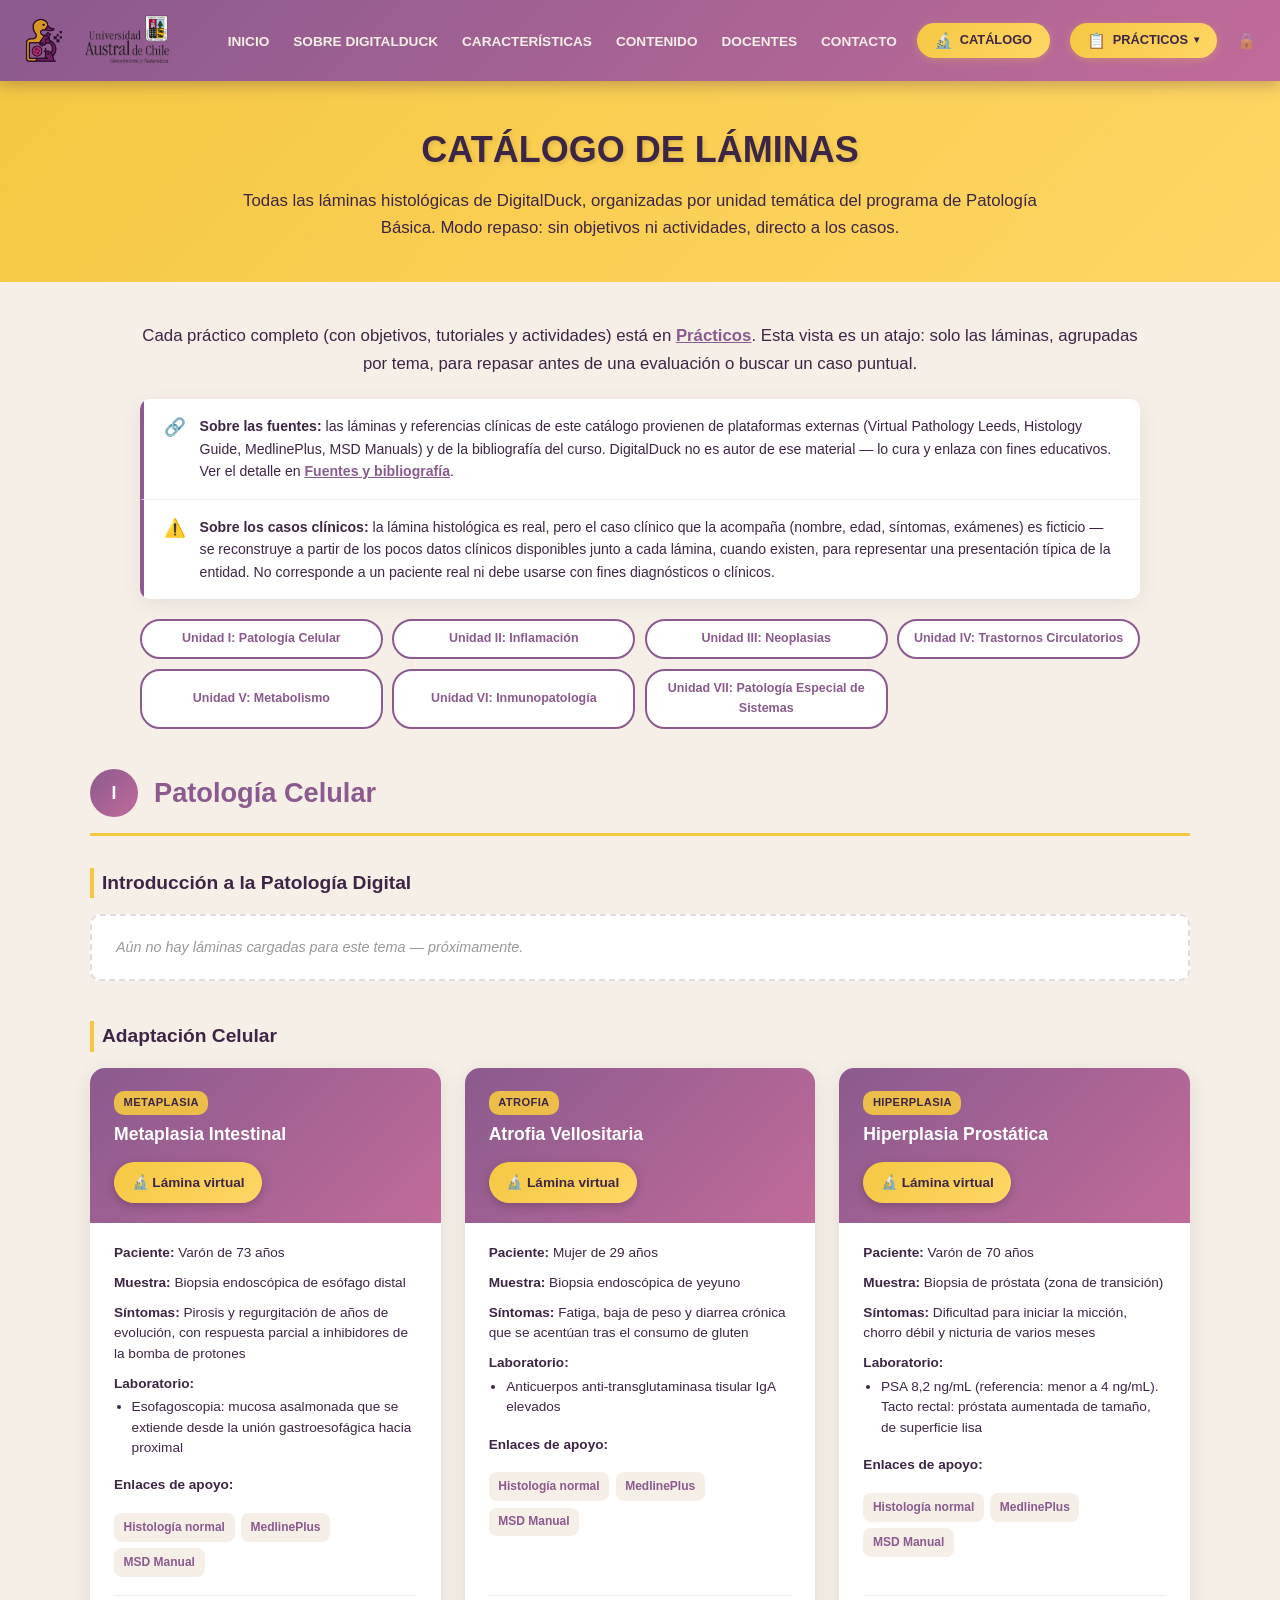
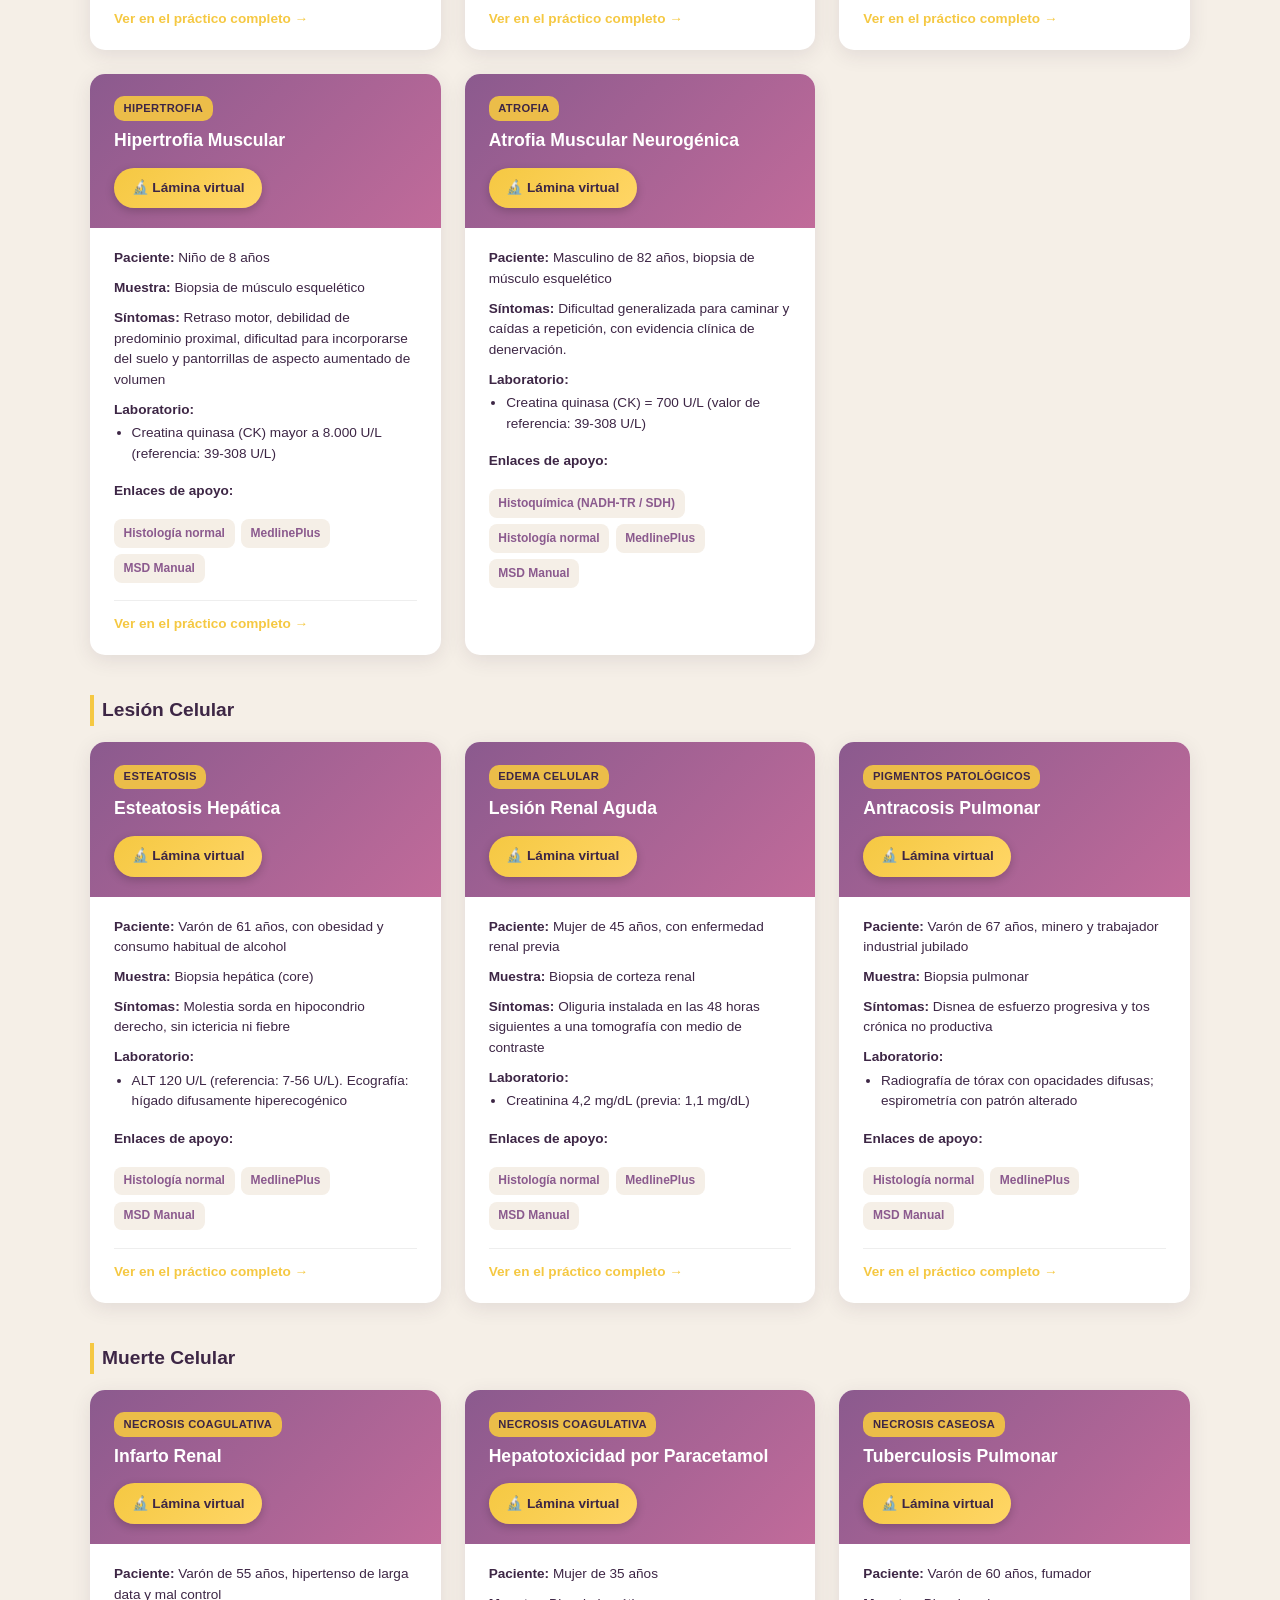
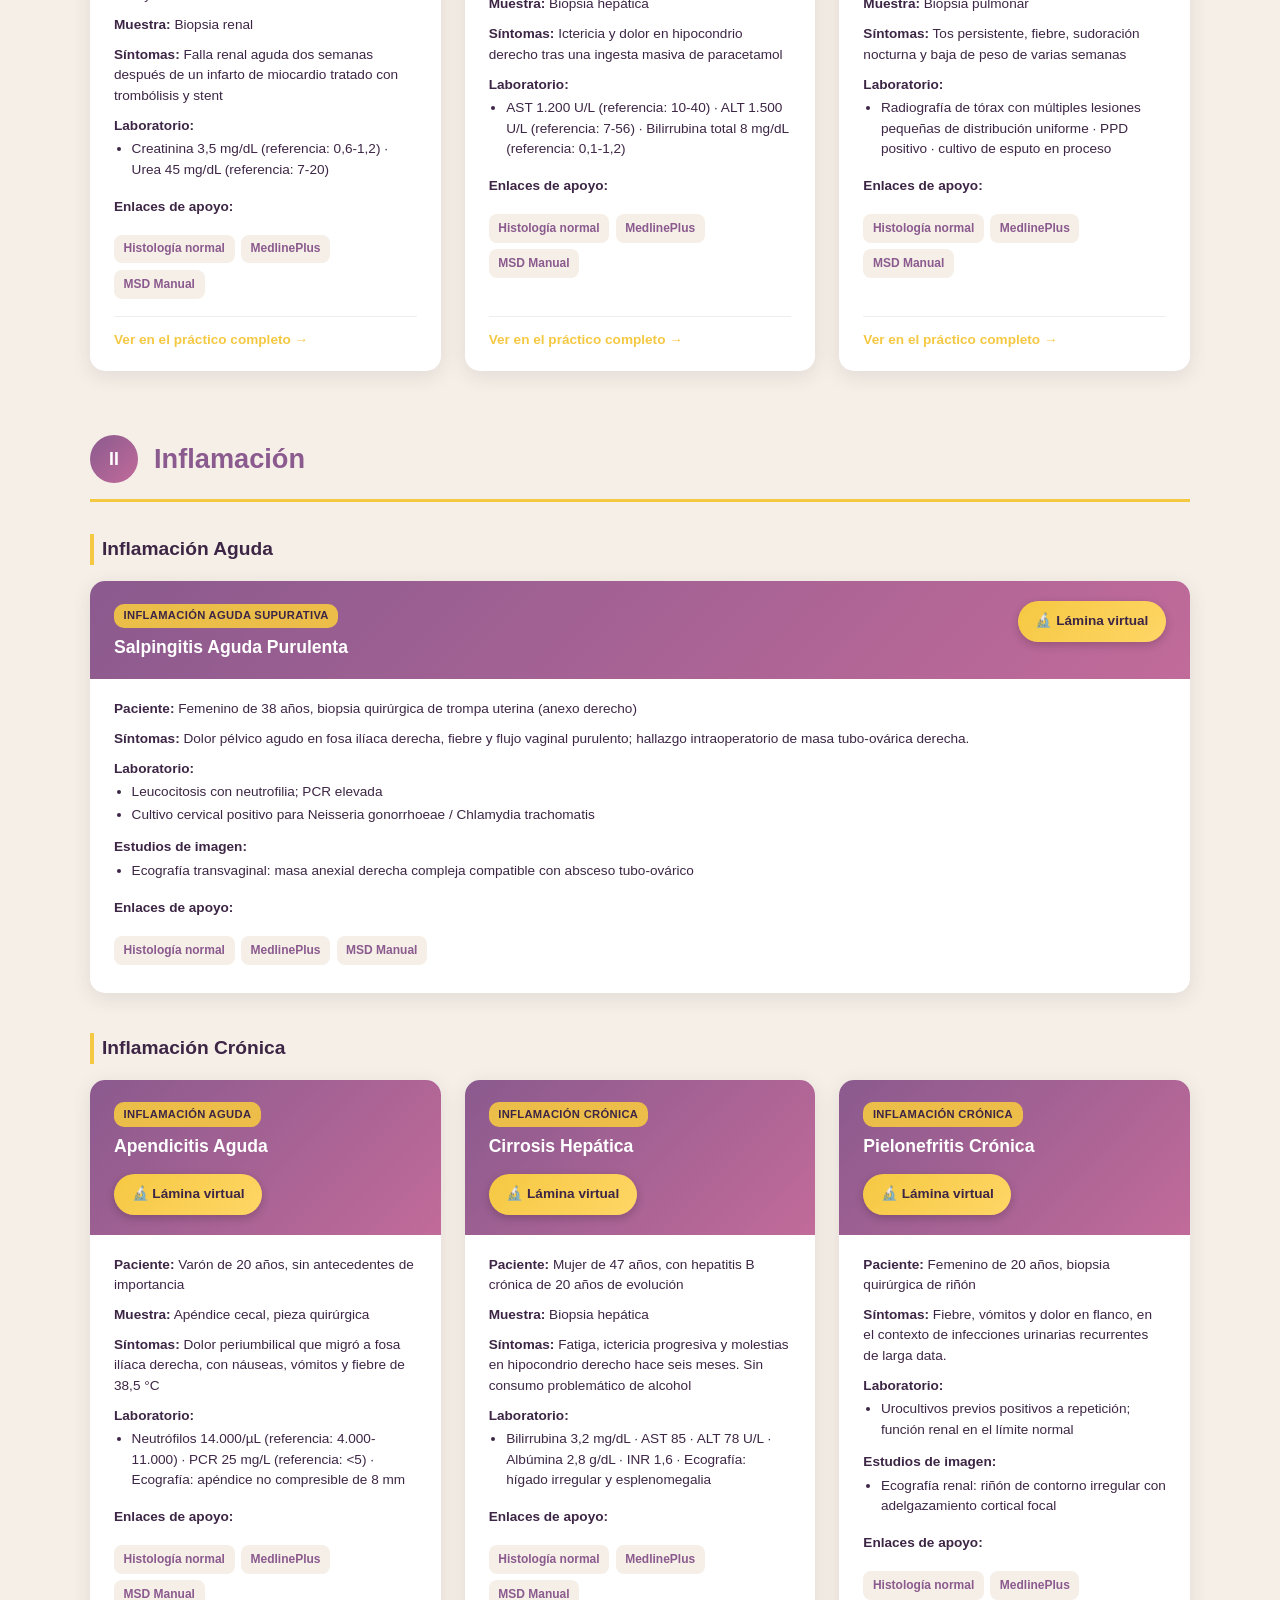
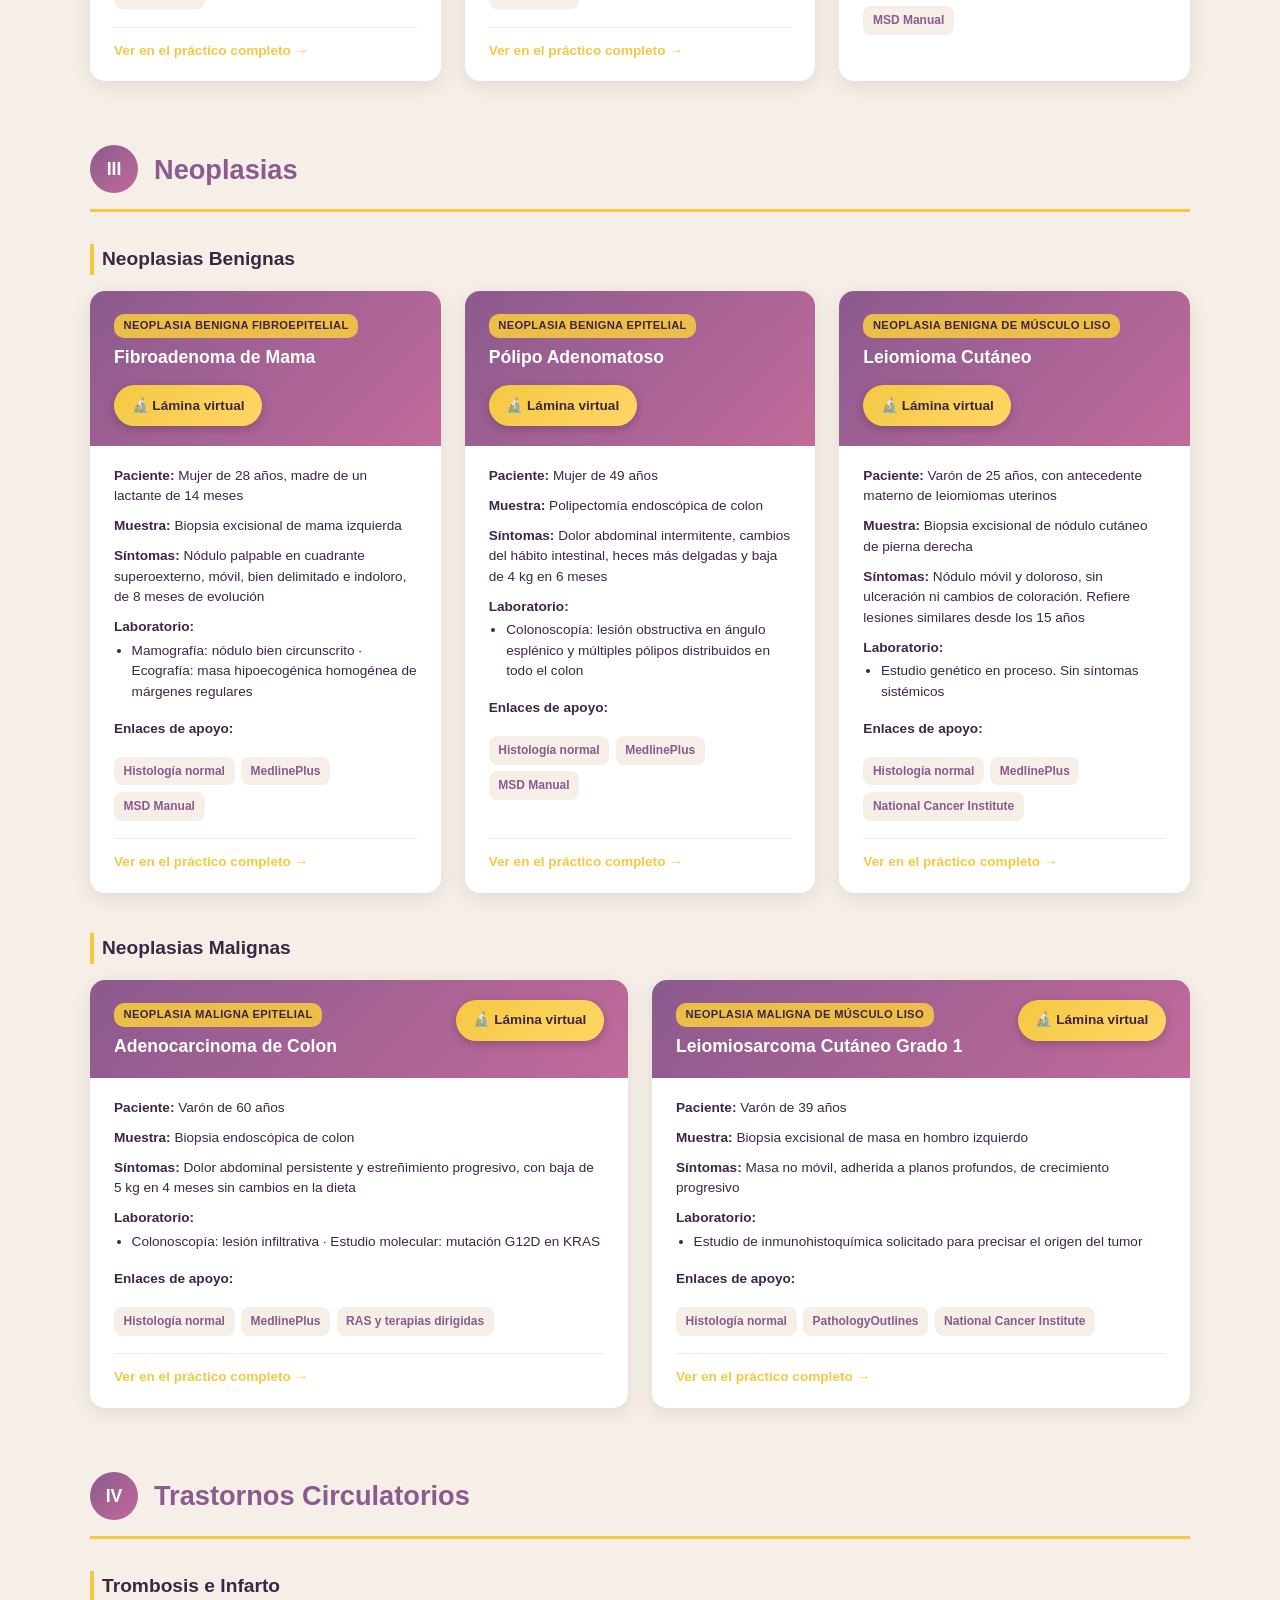
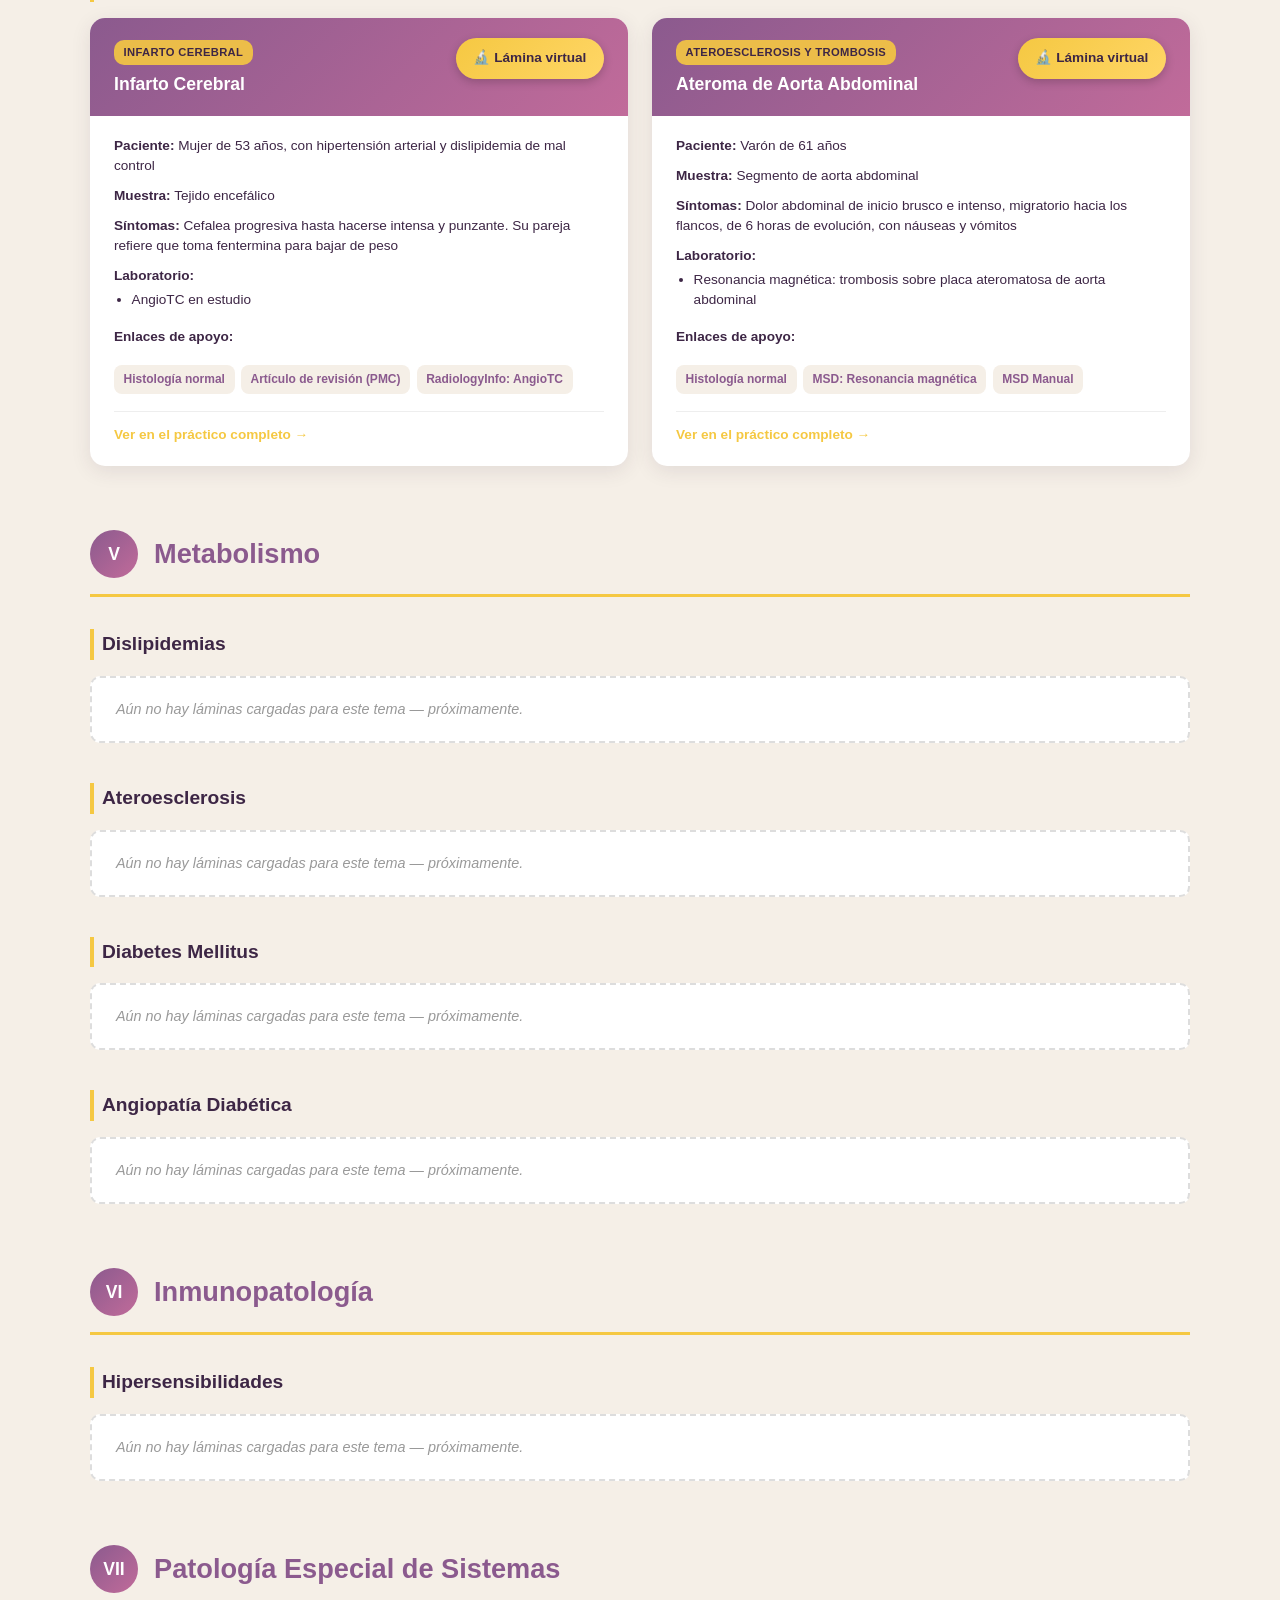
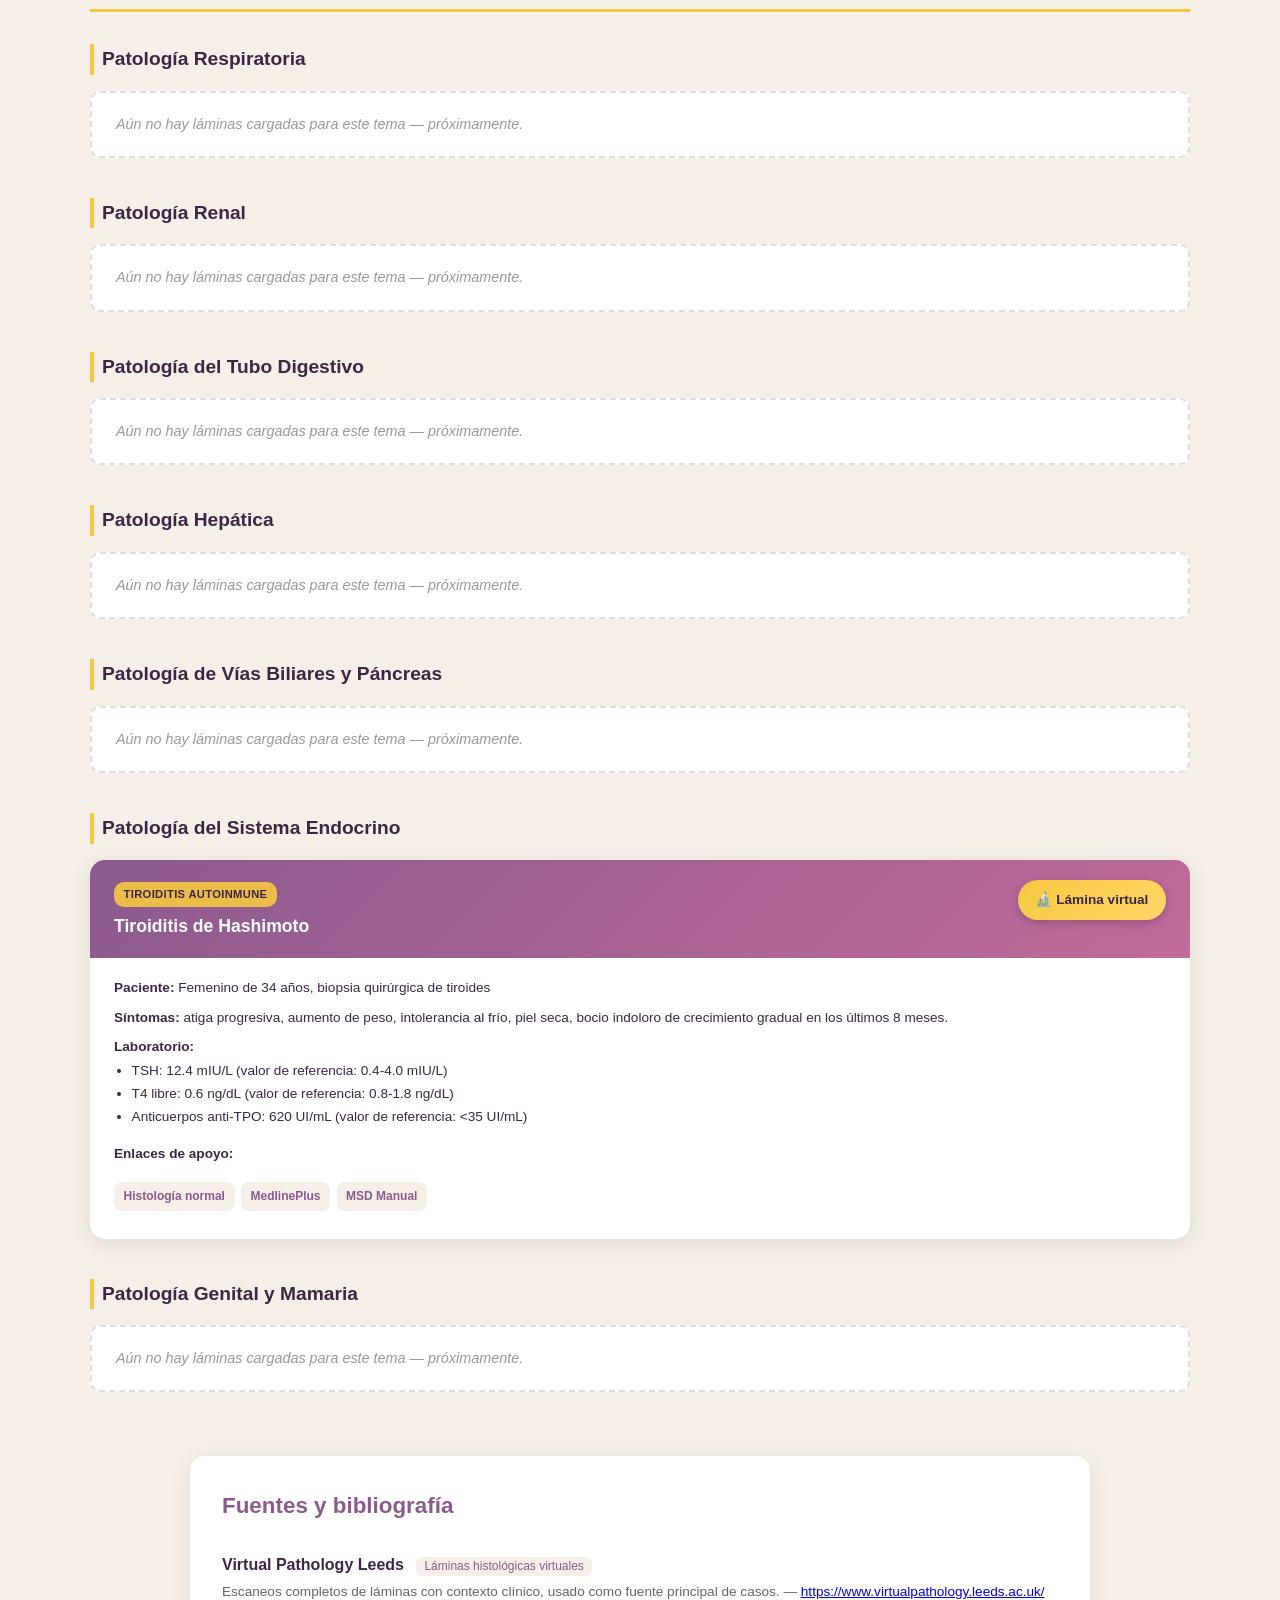
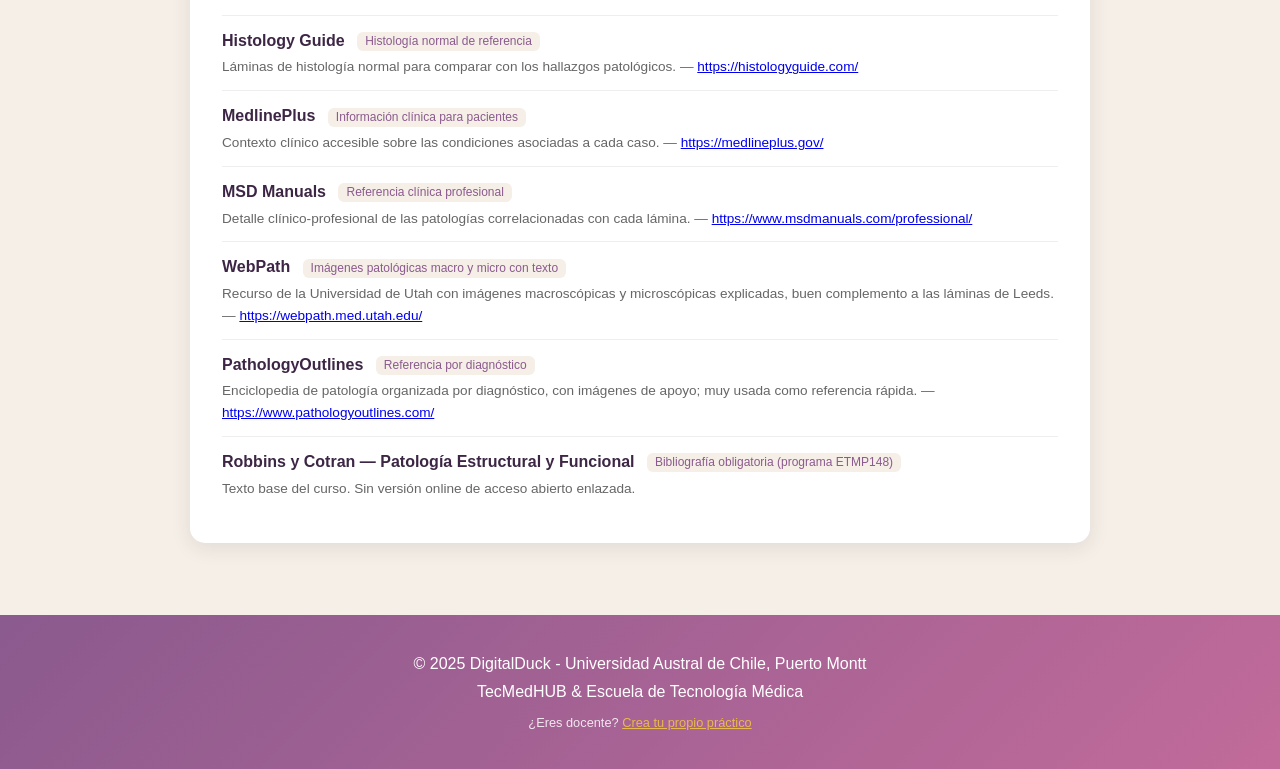
<file: catalogo.html>
<!DOCTYPE html>
<html lang="es">
<head>
    <meta charset="UTF-8">
    <meta name="viewport" content="width=device-width, initial-scale=1.0">
    <title>Catálogo de Láminas - DigitalDuck</title>
    <link rel="icon" type="image/png" href="images/favicon.png">
    <link rel="stylesheet" href="css/base.css">
    <link rel="stylesheet" href="css/practicos.css">
    <link rel="stylesheet" href="css/catalogo.css">
</head>
<body>
    <header>
        <nav>
            <div class="logo-container">
                <img src="images/logo2.png" alt="DigitalDuck Logo" class="logo-dd">
                <img src="images/logouach.png" alt="UACH Logo" class="logo-uach">
            </div>
            <div class="nav-right">
                <ul class="nav-links" id="navLinks"></ul>
                <a href="catalogo.html" class="nav-pill"><span class="nav-pill-icon">🔬</span><span class="pill-label">CATÁLOGO</span></a>
                <div class="nav-pill-wrap">
                    <button class="nav-pill" id="practicosPillToggle" aria-haspopup="true" aria-expanded="false">
                        <span class="nav-pill-icon">📋</span><span class="pill-label">PRÁCTICOS</span> <span class="pill-caret">▾</span>
                    </button>
                    <div class="practicos-pill-dropdown" id="practicosPillDropdown">
                        <div class="practicos-pill-dropdown-content" id="practicosPillDropdownContent"></div>
                    </div>
                </div>
                <a href="admin/login.php" class="admin-link" title="Panel de administración" aria-label="Panel de administración">🔒</a>
            </div>
            <button class="menu-toggle" id="menuToggle">
                <span></span>
                <span></span>
                <span></span>
            </button>
        </nav>
    </header>

    <div class="page-header">
        <h1>CATÁLOGO DE LÁMINAS</h1>
        <p>Todas las láminas histológicas de DigitalDuck, organizadas por unidad temática del programa de Patología Básica. Modo repaso: sin objetivos ni actividades, directo a los casos.</p>
    </div>

    <div class="practicos-container">
        <div class="catalogo-header-block">
            <p class="catalogo-intro">
                Cada práctico completo (con objetivos, tutoriales y actividades) está en
                <a href="practicos.html">Prácticos</a>. Esta vista es un atajo: solo las láminas,
                agrupadas por tema, para repasar antes de una evaluación o buscar un caso puntual.
            </p>

            <div class="catalogo-disclaimer">
                <div class="catalogo-disclaimer-item">
                    <span class="catalogo-disclaimer-icon">🔗</span>
                    <p><strong>Sobre las fuentes:</strong> las láminas y referencias clínicas de este catálogo provienen de
                    plataformas externas (Virtual Pathology Leeds, Histology Guide, MedlinePlus, MSD Manuals) y de la
                    bibliografía del curso. DigitalDuck no es autor de ese material — lo cura y enlaza con fines educativos.
                    Ver el detalle en <a href="#fuentes">Fuentes y bibliografía</a>.</p>
                </div>
                <div class="catalogo-disclaimer-item">
                    <span class="catalogo-disclaimer-icon">⚠️</span>
                    <p><strong>Sobre los casos clínicos:</strong> la lámina histológica es real, pero el caso clínico que la
                    acompaña (nombre, edad, síntomas, exámenes) es ficticio — se reconstruye a partir de los pocos datos
                    clínicos disponibles junto a cada lámina, cuando existen, para representar una presentación típica de
                    la entidad. No corresponde a un paciente real ni debe usarse con fines diagnósticos o clínicos.</p>
                </div>
            </div>

            <div class="unidad-jump-nav" id="unidadJumpNav"></div>
        </div>

        <div id="catalogoContent"></div>

        <div class="fuentes-section" id="fuentes">
            <h2>Fuentes y bibliografía</h2>
            <div id="fuentesList"></div>
        </div>
    </div>

    <footer>
        <div class="footer-text">
            <p>&copy; 2025 DigitalDuck - Universidad Austral de Chile, Puerto Montt</p>
            <p>TecMedHUB & Escuela de Tecnología Médica</p>
            <p style="margin-top: 0.5rem; font-size: 0.8rem; opacity: 0.85;">
                ¿Eres docente? <a href="practico-generator.html" style="color: var(--color-primary);">Crea tu propio práctico</a>
            </p>
        </div>
    </footer>

    <script src="js/nav.js"></script>
    <script>
        renderNav('index.html');
        initPracticosNav();

        const menuToggle = document.getElementById('menuToggle');
        const navLinks = document.getElementById('navLinks');
        menuToggle.addEventListener('click', function() {
            this.classList.toggle('active');
            navLinks.classList.toggle('active');
        });
        navLinks.querySelectorAll('a').forEach(link => {
            link.addEventListener('click', () => {
                if (navLinks.classList.contains('active')) {
                    navLinks.classList.remove('active');
                    menuToggle.classList.remove('active');
                }
            });
        });
    </script>

    <script>
        // Datos embebidos desde data/curriculum.json, data/laminas.json y data/fuentes.json.
        // Si esos archivos cambian (nuevo práctico, nueva unidad), regenerar estos bloques.
        const CURRICULUM = {
  "unidades": [
    {
      "numero": "I",
      "id": "celular",
      "nombre": "Patología Celular",
      "temas": [
        {
          "id": "introduccion",
          "nombre": "Introducción a la Patología Digital",
          "practico": "pra1.html"
        },
        {
          "id": "adaptacion-celular",
          "nombre": "Adaptación Celular",
          "practico": "pra2.html"
        },
        {
          "id": "lesion-celular",
          "nombre": "Lesión Celular",
          "practico": "pra3.html"
        },
        {
          "id": "muerte-celular",
          "nombre": "Muerte Celular",
          "practico": "pra4.html"
        }
      ]
    },
    {
      "numero": "II",
      "id": "inflamacion",
      "nombre": "Inflamación",
      "temas": [
        {
          "id": "inflamacion-aguda",
          "nombre": "Inflamación Aguda",
          "practico": "pra5.html"
        },
        {
          "id": "inflamacion-cronica",
          "nombre": "Inflamación Crónica",
          "practico": "pra5.html"
        }
      ]
    },
    {
      "numero": "III",
      "id": "neoplasias",
      "nombre": "Neoplasias",
      "temas": [
        {
          "id": "neoplasias-benignas",
          "nombre": "Neoplasias Benignas",
          "practico": "pra6.html"
        },
        {
          "id": "neoplasias-malignas",
          "nombre": "Neoplasias Malignas",
          "practico": "pra7.html"
        }
      ]
    },
    {
      "numero": "IV",
      "id": "circulatorios",
      "nombre": "Trastornos Circulatorios",
      "temas": [
        {
          "id": "trombosis-infarto",
          "nombre": "Trombosis e Infarto",
          "practico": "pra8.html"
        }
      ]
    },
    {
      "numero": "V",
      "id": "metabolismo",
      "nombre": "Metabolismo",
      "temas": [
        {
          "id": "dislipidemias",
          "nombre": "Dislipidemias",
          "practico": null
        },
        {
          "id": "ateroesclerosis",
          "nombre": "Ateroesclerosis",
          "practico": null
        },
        {
          "id": "diabetes-mellitus",
          "nombre": "Diabetes Mellitus",
          "practico": null
        },
        {
          "id": "angiopatia-diabetica",
          "nombre": "Angiopatía Diabética",
          "practico": null
        }
      ]
    },
    {
      "numero": "VI",
      "id": "inmunopatologia",
      "nombre": "Inmunopatología",
      "temas": [
        {
          "id": "hipersensibilidades",
          "nombre": "Hipersensibilidades",
          "practico": null
        }
      ]
    },
    {
      "numero": "VII",
      "id": "sistemas",
      "nombre": "Patología Especial de Sistemas",
      "temas": [
        {
          "id": "respiratoria",
          "nombre": "Patología Respiratoria",
          "practico": null
        },
        {
          "id": "renal",
          "nombre": "Patología Renal",
          "practico": null
        },
        {
          "id": "digestiva",
          "nombre": "Patología del Tubo Digestivo",
          "practico": null
        },
        {
          "id": "hepatica",
          "nombre": "Patología Hepática",
          "practico": null
        },
        {
          "id": "vias-biliares-pancreas",
          "nombre": "Patología de Vías Biliares y Páncreas",
          "practico": null
        },
        {
          "id": "endocrina",
          "nombre": "Patología del Sistema Endocrino",
          "practico": null
        },
        {
          "id": "genital-mamaria",
          "nombre": "Patología Genital y Mamaria",
          "practico": null
        }
      ]
    }
  ]
};
        let LAMINAS = [];
        const FUENTES = {
  "_nota": "Catálogo de fuentes externas usadas en DigitalDuck. DigitalDuck no es autor de este material: solo lo referencia con fines educativos. Robbins y Cotran corresponde a la bibliografía obligatoria del programa ETMP148.",
  "fuentes": [
    {
      "id": "virtual-pathology-leeds",
      "nombre": "Virtual Pathology Leeds",
      "url": "https://www.virtualpathology.leeds.ac.uk/",
      "tipo": "Láminas histológicas virtuales",
      "descripcion": "Escaneos completos de láminas con contexto clínico, usado como fuente principal de casos."
    },
    {
      "id": "histology-guide",
      "nombre": "Histology Guide",
      "url": "https://histologyguide.com/",
      "tipo": "Histología normal de referencia",
      "descripcion": "Láminas de histología normal para comparar con los hallazgos patológicos."
    },
    {
      "id": "medlineplus",
      "nombre": "MedlinePlus",
      "url": "https://medlineplus.gov/",
      "tipo": "Información clínica para pacientes",
      "descripcion": "Contexto clínico accesible sobre las condiciones asociadas a cada caso."
    },
    {
      "id": "msd-manuals",
      "nombre": "MSD Manuals",
      "url": "https://www.msdmanuals.com/professional/",
      "tipo": "Referencia clínica profesional",
      "descripcion": "Detalle clínico-profesional de las patologías correlacionadas con cada lámina."
    },
    {
      "id": "webpath",
      "nombre": "WebPath",
      "url": "https://webpath.med.utah.edu/",
      "tipo": "Imágenes patológicas macro y micro con texto",
      "descripcion": "Recurso de la Universidad de Utah con imágenes macroscópicas y microscópicas explicadas, buen complemento a las láminas de Leeds."
    },
    {
      "id": "pathology-outlines",
      "nombre": "PathologyOutlines",
      "url": "https://www.pathologyoutlines.com/",
      "tipo": "Referencia por diagnóstico",
      "descripcion": "Enciclopedia de patología organizada por diagnóstico, con imágenes de apoyo; muy usada como referencia rápida."
    },
    {
      "id": "robbins-cotran",
      "nombre": "Robbins y Cotran — Patología Estructural y Funcional",
      "url": "",
      "tipo": "Bibliografía obligatoria (programa ETMP148)",
      "descripcion": "Texto base del curso. Sin versión online de acceso abierto enlazada."
    }
  ]
}.fuentes;
    </script>

    <script>
        function laminasDeTema(temaId) {
            return LAMINAS.filter(l => l.temaId === temaId);
        }

        /* Copia local de composePatientLine (practico-generator.html): compone la línea de
           paciente a partir de edad/sexo/tipo/sitio de biopsia si existen, o cae al string
           legado clinical.patient. */
        function patientLine(clinical) {
            if (!clinical) return '';
            const structured = clinical.edad || clinical.sexo || ((clinical.sitioBiopsia || clinical.tipoBiopsia) && !clinical.sample);
            if (!structured) return clinical.patient || '';
            let base = '';
            if (clinical.sexo && clinical.edad) base = clinical.sexo + ' de ' + clinical.edad + ' años';
            else if (clinical.sexo) base = clinical.sexo;
            else if (clinical.edad) base = clinical.edad + ' años';
            let bx = '';
            if (clinical.sample) bx = '';
            else if (clinical.tipoBiopsia && clinical.sitioBiopsia) bx = 'biopsia ' + clinical.tipoBiopsia + ' de ' + clinical.sitioBiopsia;
            else if (clinical.tipoBiopsia) bx = 'biopsia ' + clinical.tipoBiopsia;
            else if (clinical.sitioBiopsia) bx = 'biopsia de ' + clinical.sitioBiopsia;
            return [base, bx].filter(Boolean).join(', ');
        }
        /* Copia local de labsToList/fieldList: acepta lista nueva, objeto único {value,url}
           o string legado, siempre devuelve una lista. */
        function fieldList(v) {
            if (Array.isArray(v)) return v.filter(e => (e.value||'').trim() || (e.url||'').trim());
            if (v && typeof v === 'object') return (v.value || v.url) ? [{value: v.value || '', url: v.url || ''}] : [];
            if (v) return [{value: v, url: ''}];
            return [];
        }
        function fieldListHTML(list) {
            return list.map(e => e.url ? (e.value + ' — <a href="' + e.url + '" target="_blank">ver</a>') : e.value)
                       .map(line => '<li>' + line + '</li>').join('');
        }

        function renderLaminaCard(l) {
            const allLinks = l.links || [];
            const primary = allLinks.find(k => k.role === 'caso') || allLinks[0];
            const secondary = allLinks.filter(k => k !== primary);
            const secondaryHtml = secondary.map(lnk =>
                `<a href="${lnk.url}" target="_blank">${lnk.label}</a>`
            ).join('');
            const cl = l.clinical || {};
            const labsList = fieldList(cl.labs);
            const imgList = fieldList(cl.imagenologia);
            return `
                <div class="lamina-card">
                    <div class="lamina-card-header">
                        <div class="lamina-card-header-main">
                            <span class="lamina-concept-badge">${l.concept || ''}</span>
                            <h4>${l.title}</h4>
                        </div>
                        ${primary ? `<a href="${primary.url}" target="_blank" class="lamina-view-btn">🔬 ${primary.label}</a>` : ''}
                    </div>
                    <div class="lamina-card-body">
                        <p><strong>Paciente:</strong> ${patientLine(cl)}</p>
                        ${cl.sample ? `<p><strong>Muestra:</strong> ${cl.sample}</p>` : ''}
                        ${cl.symptoms ? `<p><strong>Síntomas:</strong> ${cl.symptoms}</p>` : ''}
                        ${labsList.length ? `<div class="lamina-list-block"><strong>Laboratorio:</strong><ul>${fieldListHTML(labsList)}</ul></div>` : ''}
                        ${imgList.length ? `<div class="lamina-list-block"><strong>Estudios de imagen:</strong><ul>${fieldListHTML(imgList)}</ul></div>` : ''}
                        ${secondary.length ? `<p class="lamina-links-label"><strong>Enlaces de apoyo:</strong></p><div class="lamina-links">${secondaryHtml}</div>` : ''}
                        ${l.practico ? `<a href="${l.practico}" class="lamina-context-link">Ver en el práctico completo →</a>` : ''}
                    </div>
                </div>
            `;
        }

        function renderTema(tema) {
            const laminas = laminasDeTema(tema.id);
            const body = laminas.length
                ? `<div class="laminas-grid">${laminas.map(renderLaminaCard).join('')}</div>`
                : `<div class="tema-empty">Aún no hay láminas cargadas para este tema — próximamente.</div>`;
            return `
                <div class="tema-block">
                    <h3>${tema.nombre}</h3>
                    ${body}
                </div>
            `;
        }

        function renderUnidad(unidad) {
            return `
                <div class="unidad-block" id="unidad-${unidad.id}">
                    <div class="unidad-header">
                        <div class="unidad-numero">${unidad.numero}</div>
                        <h2>${unidad.nombre}</h2>
                    </div>
                    ${unidad.temas.map(renderTema).join('')}
                </div>
            `;
        }

        function renderCatalogo() {
            document.getElementById('unidadJumpNav').innerHTML = CURRICULUM.unidades.map(u =>
                `<a href="#unidad-${u.id}">Unidad ${u.numero}: ${u.nombre}</a>`
            ).join('');
            document.getElementById('catalogoContent').innerHTML = CURRICULUM.unidades.map(renderUnidad).join('');
            document.getElementById('fuentesList').innerHTML = FUENTES.map(f => `
                <div class="fuente-item">
                    <span class="fuente-nombre">${f.nombre}</span>
                    <span class="fuente-tipo">${f.tipo}</span>
                    <p class="fuente-descripcion">${f.descripcion}${f.url ? ' — <a href="' + f.url + '" target="_blank">' + f.url + '</a>' : ''}</p>
                </div>
            `).join('');
        }

        // Fuente primaria: backend PHP. Respaldo: data/laminas.json (hosting estático sin PHP).
        fetch('api/laminas.php')
            .then(r => r.ok ? r.json() : Promise.reject())
            .then(d => (Array.isArray(d) && d.length) ? d : Promise.reject())
            .catch(() => fetch('data/laminas.json')
                .then(r => r.json())
                .then(d => Array.isArray(d) ? d : (d.laminas || [])))
            .then(data => { LAMINAS = data; })
            .catch(() => { console.warn('No se pudo cargar el catálogo de láminas.'); })
            .finally(renderCatalogo);
    </script>
</body>
</html>
</file>
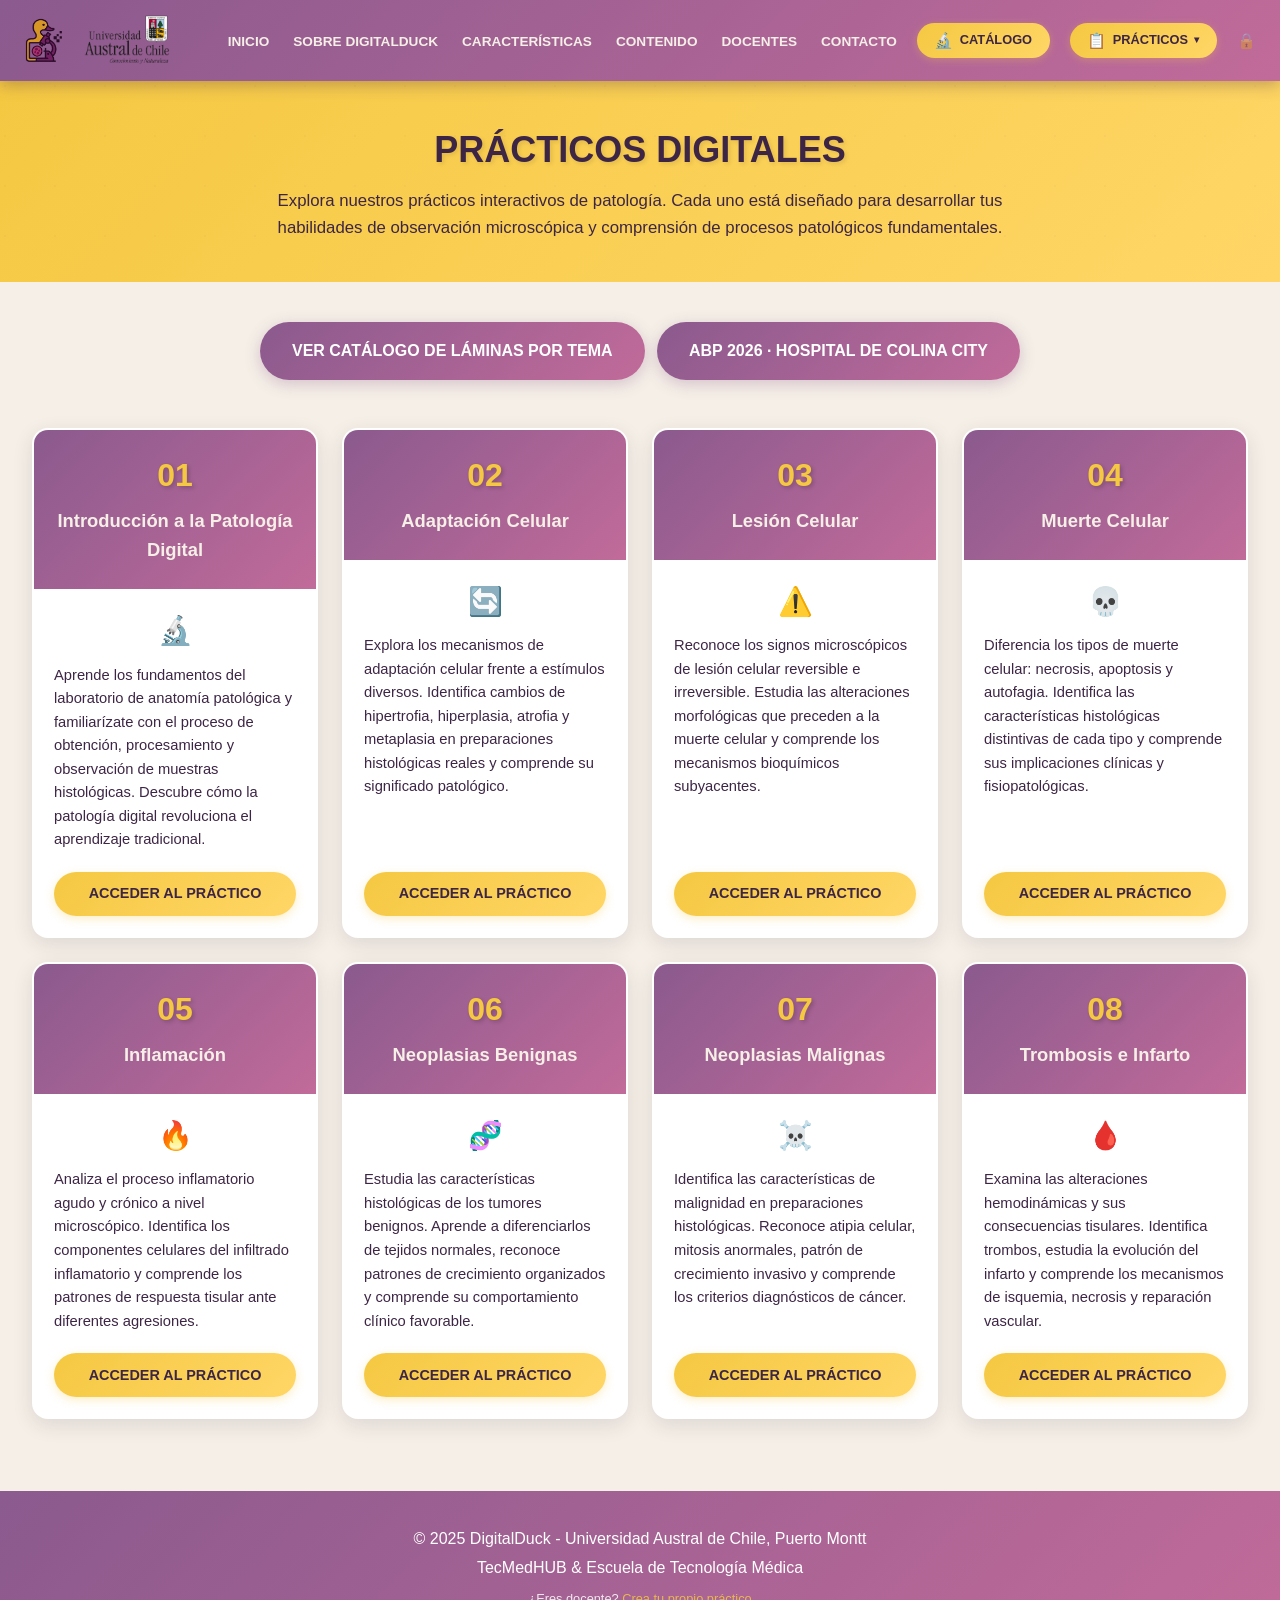
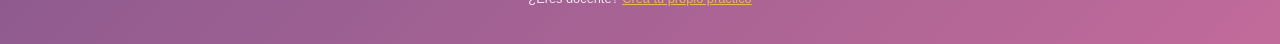
<file: practicos.html>
<!DOCTYPE html>
<html lang="es">
<head>
    <meta charset="UTF-8">
    <meta name="viewport" content="width=device-width, initial-scale=1.0">
    <title>Prácticos - DigitalDuck</title>
    <link rel="icon" type="image/png" href="images/favicon.png">
    <link rel="stylesheet" href="css/base.css">
    <link rel="stylesheet" href="css/practicos.css">
</head>
<body>
    <header>
        <nav>
            <div class="logo-container">
                <img src="images/logo2.png" alt="DigitalDuck Logo" class="logo-dd">
                <img src="images/logouach.png" alt="UACH Logo" class="logo-uach">
            </div> 
            <!-- Menú principal: markup generado por js/nav.js (misma fuente que index.html) -->
            <div class="nav-right">
                <ul class="nav-links" id="navLinks"></ul>
                <a href="catalogo.html" class="nav-pill"><span class="nav-pill-icon">🔬</span><span class="pill-label">CATÁLOGO</span></a>
                <div class="nav-pill-wrap">
                    <button class="nav-pill" id="practicosPillToggle" aria-haspopup="true" aria-expanded="false">
                        <span class="nav-pill-icon">📋</span><span class="pill-label">PRÁCTICOS</span> <span class="pill-caret">▾</span>
                    </button>
                    <div class="practicos-pill-dropdown" id="practicosPillDropdown">
                        <div class="practicos-pill-dropdown-content" id="practicosPillDropdownContent"></div>
                    </div>
                </div>
                <a href="admin/login.php" class="admin-link" title="Panel de administración" aria-label="Panel de administración">🔒</a>
            </div>
            <button class="menu-toggle" id="menuToggle">
                <span></span>
                <span></span>
                <span></span>
            </button>
        </nav>
    </header>

    <div class="page-header">
        <h1>PRÁCTICOS DIGITALES</h1>
        <p>Explora nuestros prácticos interactivos de patología. Cada uno está diseñado para desarrollar tus habilidades de observación microscópica y comprensión de procesos patológicos fundamentales.</p>
    </div>

    <div class="practicos-container">
        <div style="text-align: center; margin-bottom: 3rem;">
            <a href="catalogo.html" class="btn btn-secondary">VER CATÁLOGO DE LÁMINAS POR TEMA</a>
            <a href="abp.html" class="btn btn-secondary" style="margin-left: .5rem;">ABP 2026 · HOSPITAL DE COLINA CITY</a>
        </div>
        <div class="practicos-grid" id="practicosGrid"></div>
    </div>

    <footer>
        <div class="footer-text">
            <p>&copy; 2025 DigitalDuck - Universidad Austral de Chile, Puerto Montt</p>
            <p>TecMedHUB & Escuela de Tecnología Médica</p>
            <p style="margin-top: 0.5rem; font-size: 0.8rem; opacity: 0.85;">
                ¿Eres docente? <a href="practico-generator.html" style="color: var(--color-primary);">Crea tu propio práctico</a>
            </p>
        </div>
    </footer>

    <script src="js/nav.js"></script>
    <script>
        renderNav('index.html');

        // Lista de prácticos: se carga desde el backend (admin/practicos.php la gestiona).
        // initPracticosNav() (js/nav.js) ya arma el pill del menú; acá solo reusamos los
        // mismos datos para la grilla de tarjetas de esta página.
        let PRACTICOS = [];

        function renderPracticosGrid() {
            document.getElementById('practicosGrid').innerHTML = PRACTICOS.map(p => `
                <div class="practico-card">
                    <div class="practico-header">
                        <div class="practico-number">${p.num}</div>
                        <h3 class="practico-title">${p.title}</h3>
                    </div>
                    <div class="practico-body">
                        <div class="practico-icon">${p.icon}</div>
                        <p class="practico-description">${p.description}</p>
                        <a href="${p.file}" target="_blank" class="practico-link">ACCEDER AL PRÁCTICO</a>
                    </div>
                </div>
            `).join('');
        }

        initPracticosNav().then(data => {
            PRACTICOS = data;
            renderPracticosGrid();
        });

        const menuToggle = document.getElementById('menuToggle');
        const navLinks = document.getElementById('navLinks');

        // Toggle menú principal (móvil)
        menuToggle.addEventListener('click', function() {
            this.classList.toggle('active');
            navLinks.classList.toggle('active');
        });

        // Cerrar menú móvil al hacer click en un link
        navLinks.querySelectorAll('a').forEach(link => {
            link.addEventListener('click', () => {
                if (navLinks.classList.contains('active')) {
                    navLinks.classList.remove('active');
                    menuToggle.classList.remove('active');
                }
            });
        });
    </script>
</body>
</html>
</file>
<file: css/base.css>
* {
    margin: 0;
    padding: 0;
    box-sizing: border-box;
}

:root {
    --color-primary: #F5C842;        /* Amarillo del pato */
    --color-secondary: #8B5A8E;      /* Morado del microscopio */
    --color-tertiary: #C16B9A;       /* Rosa del microscopio */
    --color-dark: #3D2645;           /* Morado oscuro */
    --color-light: #F5EFE7;          /* Beige del fondo */
    --gradient-primary: linear-gradient(135deg, #F5C842 0%, #FFD666 100%);
    --gradient-secondary: linear-gradient(135deg, #8B5A8E 0%, #C16B9A 100%);
}

/* Evitar scroll horizontal en móvil */
html, body {
    overflow-x: hidden;
    width: 100%;
}

body {
    font-family: 'Trebuchet MS', 'Lucida Grande', 'Lucida Sans Unicode', sans-serif;
    line-height: 1.6;
    color: var(--color-dark);
    background: var(--color-light);
    min-height: 100vh;
    position: relative;
}

header {
    background: var(--gradient-secondary);
    padding: 0.5rem 0;
    position: sticky;
    top: 0;
    z-index: 1000;
    box-shadow: 0 4px 15px rgba(61, 38, 69, 0.3);
}

nav {
    max-width: 1400px;
    margin: 0 auto;
    padding: 0 1.5rem;
    display: flex;
    justify-content: space-between;
    align-items: center;
}

.logo-container {
    display: flex;
    align-items: center;
    gap: 15px;
}

.logo-uach {
    height: 65px;  
    width: auto;
}

.logo-dd {
    height: 45px; 
    width: auto;
}

.nav-right {
    display: flex;
    align-items: center;
    gap: 1.25rem;
}

.nav-links {
    display: flex;
    gap: 1.5rem;
    list-style: none;
}

.admin-link {
    color: var(--color-light);
    opacity: 0.4;
    text-decoration: none;
    font-size: 0.95rem;
    line-height: 1;
    transition: opacity 0.3s;
}

.admin-link:hover {
    opacity: 1;
}

/* ===== Pills de navegación (Catálogo / Prácticos) ===== */
.nav-pill-wrap {
    position: relative;
}

.nav-pill {
    box-sizing: border-box;
    display: inline-flex;
    align-items: center;
    justify-content: center;
    gap: 0.4rem;
    height: 2.2rem;
    background: var(--gradient-primary);
    color: var(--color-dark);
    font-family: inherit;
    font-weight: 600;
    font-size: 0.8rem;
    line-height: 1;
    text-decoration: none;
    padding: 0 1.1rem;
    margin: 0;
    border: none;
    border-radius: 20px;
    cursor: pointer;
    white-space: nowrap;
    box-shadow: 0 2px 8px rgba(245, 200, 66, 0.3);
    transition: all 0.25s ease;
}

.nav-pill-icon {
    font-size: 0.95rem;
    line-height: 1;
}

.nav-pill:hover {
    transform: translateY(-2px);
    box-shadow: 0 4px 14px rgba(245, 200, 66, 0.4);
}

.nav-pill.active {
    background: var(--color-primary);
}

.pill-caret {
    font-size: 0.65rem;
    transition: transform 0.25s ease;
}

.nav-pill.active .pill-caret {
    transform: rotate(180deg);
}

.practicos-pill-dropdown {
    position: absolute;
    top: calc(100% + 10px);
    right: 0;
    background: white;
    border-radius: 14px;
    box-shadow: 0 10px 35px rgba(61, 38, 69, 0.25);
    opacity: 0;
    visibility: hidden;
    transform: translateY(-8px);
    transition: all 0.25s ease;
    z-index: 999;
    overflow: hidden;
    min-width: 260px;
}

.practicos-pill-dropdown.active {
    opacity: 1;
    visibility: visible;
    transform: translateY(0);
}

.practicos-pill-dropdown-content {
    padding: 0.5rem;
    max-height: 70vh;
    overflow-y: auto;
}

.practico-pill-item-all {
    display: block;
    background: var(--gradient-primary);
    color: var(--color-dark);
    font-weight: 700;
    font-size: 0.9rem;
    text-decoration: none;
    text-align: center;
    padding: 0.75rem 1rem;
    border-radius: 10px;
    margin-bottom: 0.4rem;
}

.practico-item {
    display: flex;
    align-items: center;
    gap: 1rem;
    padding: 0.7rem 1rem;
    text-decoration: none;
    color: var(--color-dark);
    border-radius: 10px;
    transition: all 0.2s ease;
}

.practico-item:hover {
    background: var(--gradient-primary);
}

.practico-num {
    background: var(--gradient-secondary);
    color: white;
    font-weight: bold;
    font-size: 0.75rem;
    padding: 0.25rem 0.55rem;
    border-radius: 8px;
    min-width: 32px;
    text-align: center;
}

.practico-name {
    font-weight: 500;
    font-size: 0.9rem;
}

.nav-links a {
    color: var(--color-light);
    text-decoration: none;
    font-weight: 600;
    transition: color 0.3s;
    font-size: 0.85rem;
}

.nav-links a:hover {
    color: var(--color-primary);
}

.menu-toggle {
    display: none;
    flex-direction: column;
    gap: 4px;
    background: none;
    border: none;
    cursor: pointer;
    padding: 5px;
}

.menu-toggle span {
    width: 25px;
    height: 2.5px;
    background: var(--color-primary);
    transition: all 0.3s ease;
    border-radius: 3px;
}

.menu-toggle.active span:nth-child(1) {
    transform: rotate(45deg) translate(7px, 7px);
}

.menu-toggle.active span:nth-child(2) {
    opacity: 0;
}

.menu-toggle.active span:nth-child(3) {
    transform: rotate(-45deg) translate(6px, -6px);
}

.btn {
    display: inline-block;
    padding: 1rem 2rem;
    background: var(--gradient-primary);
    color: var(--color-dark);
    text-decoration: none;
    border-radius: 50px;
    font-weight: 600;
    transition: all 0.3s ease;
    box-shadow: 0 4px 15px rgba(245, 200, 66, 0.3);
}

.btn:hover {
    transform: translateY(-3px);
    box-shadow: 0 6px 20px rgba(245, 200, 66, 0.4);
}

.btn-secondary {
    background: var(--gradient-secondary);
    color: white;
    box-shadow: 0 4px 15px rgba(139, 90, 142, 0.3);
}

.btn-secondary:hover {
    box-shadow: 0 6px 20px rgba(139, 90, 142, 0.4);
}

footer {
    background: var(--gradient-secondary);
    color: white;
    padding: 2rem 1rem;
    margin-top: 2rem;
    display: flex;
    justify-content: space-between;
    align-items: center;
    gap: 1rem;
}

footer .footer-text {
    text-align: center;
    flex: 1;
}

footer p {
    margin: 0.2rem 0;
}

/* Responsive - Base */
@media (max-width: 768px) {
    .menu-toggle {
        display: flex;
    }

    .nav-links {
        position: fixed;
        top: 70px;
        right: -100%;
        width: 70%;
        max-width: 300px;
        background: var(--gradient-secondary);
        flex-direction: column;
        padding: 2rem;
        transition: right 0.3s ease;
        box-shadow: -5px 0 15px rgba(0,0,0,0.2);
        height: calc(100vh - 70px);
    }

    .nav-links.active {
        right: 0;
    }

    .nav-right {
        gap: 0.5rem;
    }

    .nav-pill {
        padding: 0.4rem 0.7rem;
        font-size: 0.72rem;
    }

    .practicos-pill-dropdown {
        right: -1rem;
        min-width: 240px;
    }
}

@media (max-width: 480px) {
    .nav-pill span.pill-label {
        display: none;
    }
}
</file>
<file: css/index.css>
/* ===== INDEX.HTML - Estilos específicos ===== */

/* Hero Section */
.hero {
    background: var(--color-light);
    min-height: 62vh;
    display: flex;
    align-items: center;
    justify-content: center;
    position: relative;
    overflow: hidden;
    padding: 2rem;
}

.hero::before {
    content: '';
    position: absolute;
    top: 0;
    left: 0;
    right: 0;
    bottom: 0;
    background: url('data:image/svg+xml,<svg xmlns="http://www.w3.org/2000/svg" viewBox="0 0 100 100"><circle cx="10" cy="10" r="1.5" fill="%238B5A8E" opacity="0.1"/></svg>') repeat;
    background-size: 50px 50px;
}

.hero-content {
    text-align: center;
    z-index: 1;
    max-width: 1000px;
}

.hero-logo {
    width: 220px;
    height: 220px;
    margin: 0 auto 1.25rem;
    display: flex;
    align-items: center;
    justify-content: center;
}

.hero-logo img {
    width: 100%;
    height: 100%;
    object-fit: contain;
    filter: drop-shadow(3px 3px 8px rgba(61, 38, 69, 0.2));
}

.hero h1 {
    font-size: 2.6rem;
    color: var(--color-dark);
    margin-bottom: 0.6rem;
    text-shadow: 2px 2px 4px rgba(0,0,0,0.1);
}

.hero p {
    font-size: 1.15rem;
    color: var(--color-dark);
    margin-bottom: 1.25rem;
}

/* Sections */
section {
    padding: 3.25rem 2rem;
    max-width: 1400px;
    margin: 0 auto;
    opacity: 1;
    transform: translateY(0);
}

/* Animación opcional para navegadores con JS */
section.animate-on-scroll {
    opacity: 0;
    transform: translateY(30px);
    transition: opacity 0.8s ease, transform 0.8s ease;
}

section.animate-on-scroll.fade-in {
    opacity: 1;
    transform: translateY(0);
}

.section-title {
    font-size: 2.1rem;
    color: var(--color-secondary);
    margin-bottom: 2rem;
    text-align: center;
    position: relative;
    padding-bottom: 0.75rem;
}

.section-title::after {
    content: '';
    position: absolute;
    bottom: 0;
    left: 50%;
    transform: translateX(-50%);
    width: 100px;
    height: 4px;
    background: var(--gradient-primary);
}

/* About Section */
.about-content {
    display: grid;
    grid-template-columns: 1fr 1fr;
    gap: 2rem;
    align-items: center;
}

.about-text h3 {
    color: var(--color-secondary);
    font-size: 1.4rem;
    margin-bottom: 1rem;
}

.about-text p {
    margin-bottom: 1rem;
    text-align: justify;
    font-size: 1rem;
    line-height: 1.65;
}

.about-image {
    width: 100%;
    height: 280px;
    background: var(--gradient-secondary);
    border-radius: 16px;
    display: flex;
    align-items: center;
    justify-content: center;
    overflow: hidden;
    box-shadow: 0 8px 22px rgba(61, 38, 69, 0.2);
}

.about-image img {
    width: 100%;
    height: 100%;
    object-fit: cover;
}

/* Features Section */
.features-grid {
    display: grid;
    grid-template-columns: repeat(auto-fit, minmax(260px, 1fr));
    gap: 1.5rem;
    margin-top: 2rem;
}

.feature-card {
    background: white;
    padding: 1.5rem;
    border-radius: 12px;
    box-shadow: 0 4px 16px rgba(61, 38, 69, 0.1);
    transition: transform 0.3s ease, box-shadow 0.3s ease;
    border-top: 4px solid var(--color-primary);
}

.feature-card:hover {
    transform: translateY(-6px);
    box-shadow: 0 8px 22px rgba(61, 38, 69, 0.2);
}

.feature-icon {
    font-size: 2.25rem;
    margin-bottom: 0.75rem;
}

.feature-card h3 {
    color: var(--color-secondary);
    margin-bottom: 0.6rem;
    font-size: 1.2rem;
}

.feature-card p {
    color: var(--color-dark);
    line-height: 1.6;
}

/* Content Section */
.content-grid {
    display: grid;
    grid-template-columns: repeat(auto-fit, minmax(260px, 1fr));
    gap: 1.5rem;
    margin-top: 2rem;
}

.content-card {
    background: white;
    border-radius: 12px;
    overflow: hidden;
    box-shadow: 0 4px 16px rgba(61, 38, 69, 0.1);
    transition: transform 0.3s ease;
}

.content-card:hover {
    transform: translateY(-4px);
}

.content-card-header {
    background: var(--gradient-secondary);
    padding: 1.25rem;
    color: white;
    text-align: center;
}

.content-card-header h3 {
    font-size: 1.2rem;
    margin-bottom: 0.3rem;
}

.content-card-body {
    padding: 1.1rem;
}

.content-card-body ul {
    list-style: none;
    padding-left: 0;
}

.content-card-body li {
    padding: 0.5rem 0;
    padding-left: 1.5rem;
    position: relative;
    color: var(--color-dark);
}

.content-card-body li::before {
    content: '🔬';
    position: absolute;
    left: 0;
}

/* Animaciones */
@keyframes float {
    0%, 100% {
        transform: translateY(0px);
    }
    50% {
        transform: translateY(-20px);
    }
}

@keyframes pulse {
    0%, 100% {
        transform: scale(1);
        box-shadow: 0 0 0 0 rgba(245, 200, 66, 0.7);
    }
    50% {
        transform: scale(1.08);
        box-shadow: 0 0 20px 10px rgba(245, 200, 66, 0);
    }
}

.hero-logo {
    animation: float 3s ease-in-out infinite;
}

/* Logos de contacto con animación pulse */
.contact-logo {
    width: 90px;
    height: 90px;
    border-radius: 50%;
    overflow: hidden;
    transition: transform 0.3s;
    animation: pulse 4s ease-in-out infinite;
    cursor: pointer;
}

.contact-logo img {
    width: 100%;
    height: 100%;
    object-fit: cover;
}

.contact-logo:hover {
    animation: none;
    transform: scale(1.15);
    box-shadow: 0 0 25px 5px rgba(245, 200, 66, 0.6);
}

/* Responsive - Index */
@media (max-width: 768px) {
    .hero h1 {
        font-size: 2.1rem;
    }

    .hero p {
        font-size: 1rem;
    }

    .hero-logo {
        width: 170px;
        height: 170px;
    }

    .section-title {
        font-size: 1.6rem;
    }

    .about-content {
        grid-template-columns: 1fr;
    }

    .features-grid,
    .content-grid {
        grid-template-columns: 1fr;
    }
}

@media (max-width: 480px) {
    .hero h1 {
        font-size: 1.75rem;
    }

    .hero p {
        font-size: 0.92rem;
    }

    .hero-logo {
        width: 140px;
        height: 140px;
    }

    section {
        padding: 2rem 1rem;
    }
}
</file>
<file: css/practicos.css>
/* ===== PRACTICOS.HTML - Estilos específicos ===== */
/* El pill/dropdown de navegación de Prácticos vive en base.css (compartido con
   index.html y catalogo.html). Acá solo quedan estilos propios de esta página. */

/* ===== Page Header ===== */
.page-header {
    background: var(--gradient-primary);
    padding: 2.5rem 2rem;
    text-align: center;
    position: relative;
    overflow: hidden;
}

.page-header::before {
    content: '';
    position: absolute;
    top: 0;
    left: 0;
    right: 0;
    bottom: 0;
    background: url('data:image/svg+xml,<svg xmlns="http://www.w3.org/2000/svg" viewBox="0 0 100 100"><circle cx="10" cy="10" r="1.5" fill="%238B5A8E" opacity="0.1"/></svg>') repeat;
    background-size: 50px 50px;
}

.page-header h1 {
    font-size: 2.25rem;
    color: var(--color-dark);
    margin-bottom: 0.6rem;
    position: relative;
    z-index: 1;
    text-shadow: 2px 2px 4px rgba(0,0,0,0.1);
}

.page-header p {
    font-size: 1.05rem;
    color: var(--color-dark);
    position: relative;
    z-index: 1;
    max-width: 800px;
    margin: 0 auto;
}

/* ===== Prácticos Container ===== */
.practicos-container {
    max-width: 1400px;
    margin: 0 auto;
    padding: 2.5rem 2rem;
}

.practicos-grid {
    display: grid;
    grid-template-columns: repeat(auto-fit, minmax(280px, 1fr));
    gap: 1.5rem;
    margin-top: 1.5rem;
}

/* ===== Práctico Card ===== */
.practico-card {
    background: white;
    border-radius: 16px;
    overflow: hidden;
    box-shadow: 0 6px 20px rgba(61, 38, 69, 0.12);
    transition: all 0.3s ease;
    display: flex;
    flex-direction: column;
    border: 2px solid transparent;
}

.practico-card:hover {
    transform: translateY(-6px);
    box-shadow: 0 14px 28px rgba(61, 38, 69, 0.2);
    border-color: var(--color-primary);
}

.practico-header {
    background: var(--gradient-secondary);
    padding: 1.25rem;
    text-align: center;
    position: relative;
}

.practico-number {
    font-size: 2rem;
    font-weight: bold;
    color: var(--color-primary);
    text-shadow: 2px 2px 4px rgba(0,0,0,0.2);
    margin-bottom: 0.3rem;
}

.practico-title {
    font-size: 1.15rem;
    color: var(--color-light);
    font-weight: 600;
    margin-bottom: 0.3rem;
}

.practico-body {
    padding: 1.25rem;
    flex-grow: 1;
    display: flex;
    flex-direction: column;
}

.practico-description {
    color: var(--color-dark);
    line-height: 1.6;
    margin-bottom: 1.25rem;
    font-size: 0.92rem;
    flex-grow: 1;
}

.practico-icon {
    font-size: 1.75rem;
    margin-bottom: 0.6rem;
    text-align: center;
}

.practico-link {
    display: inline-block;
    padding: 0.65rem 1.4rem;
    background: var(--gradient-primary);
    color: var(--color-dark);
    text-decoration: none;
    border-radius: 50px;
    font-weight: 600;
    font-size: 0.9rem;
    text-align: center;
    transition: all 0.3s ease;
    box-shadow: 0 3px 10px rgba(245, 200, 66, 0.3);
}

.practico-link:hover {
    transform: translateY(-3px);
    box-shadow: 0 6px 16px rgba(245, 200, 66, 0.4);
}

/* ===== Responsive ===== */
@media (max-width: 768px) {
    .page-header h1 {
        font-size: 1.85rem;
    }

    .page-header p {
        font-size: 0.95rem;
    }

    .practicos-grid {
        grid-template-columns: 1fr;
        gap: 1.25rem;
    }

    .practico-number {
        font-size: 1.85rem;
    }

    .practico-title {
        font-size: 1.05rem;
    }
}

@media (max-width: 480px) {
    .page-header h1 {
        font-size: 1.6rem;
    }

    .practico-header {
        padding: 1rem;
    }

    .practico-body {
        padding: 1rem;
    }
}
</file>
<file: css/catalogo.css>
/* ===== CATALOGO.HTML - Estilos específicos ===== */

.catalogo-header-block {
    max-width: 1000px;
    margin: 0 auto 2.5rem;
    display: flex;
    flex-direction: column;
    gap: 1.25rem;
}

.catalogo-intro {
    text-align: center;
    font-size: 1.05rem;
    line-height: 1.7;
    color: var(--color-dark);
}

.catalogo-intro a {
    color: var(--color-secondary);
    font-weight: 600;
}

.catalogo-disclaimer {
    background: white;
    border-radius: 10px;
    box-shadow: 0 5px 20px rgba(61, 38, 69, 0.08);
    overflow: hidden;
}

.catalogo-disclaimer-item {
    display: flex;
    gap: 0.85rem;
    align-items: flex-start;
    padding: 1rem 1.25rem;
    border-left: 4px solid var(--color-secondary);
}

.catalogo-disclaimer-item + .catalogo-disclaimer-item {
    border-top: 1px solid #eee;
}

.catalogo-disclaimer-icon {
    font-size: 1.1rem;
    line-height: 1.4;
    flex-shrink: 0;
}

.catalogo-disclaimer-item p {
    font-size: 0.88rem;
    line-height: 1.6;
    color: var(--color-dark);
}

.catalogo-disclaimer-item a {
    color: var(--color-secondary);
    font-weight: 600;
}

.unidad-jump-nav {
    display: grid;
    grid-template-columns: repeat(auto-fit, minmax(200px, 1fr));
    gap: 0.6rem;
}

.unidad-jump-nav a {
    display: flex;
    align-items: center;
    justify-content: center;
    text-align: center;
    background: white;
    color: var(--color-secondary);
    border: 2px solid var(--color-secondary);
    padding: 0.5rem 0.75rem;
    border-radius: 20px;
    text-decoration: none;
    font-size: 0.78rem;
    font-weight: 600;
    transition: all 0.2s ease;
}

.unidad-jump-nav a:hover {
    background: var(--color-secondary);
    color: white;
}

.unidad-block {
    max-width: 1100px;
    margin: 0 auto 4rem;
    scroll-margin-top: 90px;
}

.unidad-header {
    display: flex;
    align-items: center;
    gap: 1rem;
    margin-bottom: 2rem;
    padding-bottom: 1rem;
    border-bottom: 3px solid var(--color-primary);
}

.unidad-numero {
    background: var(--gradient-secondary);
    color: white;
    font-weight: bold;
    font-size: 1.1rem;
    width: 48px;
    height: 48px;
    border-radius: 50%;
    display: flex;
    align-items: center;
    justify-content: center;
    flex-shrink: 0;
}

.unidad-header h2 {
    color: var(--color-secondary);
    font-size: 1.7rem;
}

.tema-block {
    margin-bottom: 2.5rem;
}

.tema-block h3 {
    color: var(--color-dark);
    font-size: 1.2rem;
    margin-bottom: 1rem;
    padding-left: 0.5rem;
    border-left: 4px solid var(--color-primary);
}

.tema-empty {
    padding: 1.25rem 1.5rem;
    background: white;
    border-radius: 10px;
    border: 2px dashed #ddd;
    color: #999;
    font-size: 0.9rem;
    font-style: italic;
}

.laminas-grid {
    display: grid;
    grid-template-columns: repeat(auto-fit, minmax(320px, 1fr));
    gap: 1.5rem;
}

.lamina-card {
    background: white;
    border-radius: 15px;
    overflow: hidden;
    box-shadow: 0 5px 20px rgba(61, 38, 69, 0.1);
    transition: transform 0.3s ease, box-shadow 0.3s ease;
    display: flex;
    flex-direction: column;
}

.lamina-card:hover {
    transform: translateY(-6px);
    box-shadow: 0 12px 30px rgba(61, 38, 69, 0.2);
}

.lamina-card-header {
    background: var(--gradient-secondary);
    padding: 1.25rem 1.5rem;
    color: white;
    display: flex;
    align-items: flex-start;
    justify-content: space-between;
    gap: 1rem;
    flex-wrap: wrap;
}

.lamina-card-header-main {
    flex: 1;
    min-width: 140px;
}

.lamina-concept-badge {
    display: inline-block;
    background: rgba(245, 200, 66, 0.9);
    color: var(--color-dark);
    font-size: 0.7rem;
    font-weight: bold;
    padding: 0.2rem 0.6rem;
    border-radius: 10px;
    margin-bottom: 0.5rem;
    letter-spacing: 0.03em;
}

.lamina-card-header h4 {
    font-size: 1.1rem;
    font-weight: 600;
    line-height: 1.3;
}

.lamina-view-btn {
    flex-shrink: 0;
    display: inline-flex;
    align-items: center;
    gap: 0.4rem;
    background: var(--gradient-primary);
    color: var(--color-dark);
    font-weight: 700;
    font-size: 0.85rem;
    padding: 0.6rem 1.1rem;
    border-radius: 50px;
    text-decoration: none;
    white-space: nowrap;
    box-shadow: 0 3px 10px rgba(0, 0, 0, 0.2);
    transition: all 0.25s ease;
}

.lamina-view-btn:hover {
    transform: translateY(-2px);
    box-shadow: 0 5px 15px rgba(0, 0, 0, 0.3);
}

.lamina-links-label {
    margin-top: 0.3rem;
}

.lamina-card-body {
    padding: 1.25rem 1.5rem;
    flex-grow: 1;
    display: flex;
    flex-direction: column;
    gap: 0.6rem;
}

.lamina-card-body p {
    font-size: 0.85rem;
    line-height: 1.5;
    color: var(--color-dark);
}

.lamina-list-block {
    font-size: 0.85rem;
    line-height: 1.5;
    color: var(--color-dark);
}

.lamina-list-block ul {
    margin: 0.2rem 0 0 0;
    padding-left: 1.1rem;
}

.lamina-list-block li {
    margin-bottom: 0.15rem;
}

.lamina-links {
    display: flex;
    flex-wrap: wrap;
    gap: 0.4rem;
    margin: 0.5rem 0;
}

.lamina-links a {
    font-size: 0.75rem;
    color: var(--color-secondary);
    background: var(--color-light);
    padding: 0.3rem 0.6rem;
    border-radius: 8px;
    text-decoration: none;
    font-weight: 600;
    transition: background 0.2s ease;
}

.lamina-links a:hover {
    background: var(--gradient-primary);
    color: var(--color-dark);
}

.lamina-context-link {
    margin-top: auto;
    padding-top: 0.75rem;
    font-size: 0.85rem;
    font-weight: 600;
    color: var(--color-primary);
    text-decoration: none;
    border-top: 1px solid #eee;
}

.lamina-context-link:hover {
    color: var(--color-secondary);
}

.fuentes-section {
    max-width: 900px;
    margin: 4rem auto 0;
    background: white;
    border-radius: 15px;
    padding: 2rem;
    box-shadow: 0 5px 20px rgba(61, 38, 69, 0.1);
}

.fuentes-section h2 {
    color: var(--color-secondary);
    font-size: 1.4rem;
    margin-bottom: 1rem;
}

.fuente-item {
    padding: 0.75rem 0;
    border-bottom: 1px solid #eee;
}

.fuente-item:last-child {
    border-bottom: none;
}

.fuente-item .fuente-nombre {
    font-weight: 600;
    color: var(--color-dark);
}

.fuente-item .fuente-tipo {
    font-size: 0.75rem;
    color: var(--color-secondary);
    background: var(--color-light);
    padding: 0.15rem 0.5rem;
    border-radius: 6px;
    margin-left: 0.5rem;
}

.fuente-item .fuente-descripcion {
    font-size: 0.85rem;
    color: #666;
    margin-top: 0.2rem;
}

@media (max-width: 768px) {
    .unidad-header h2 {
        font-size: 1.3rem;
    }
    .laminas-grid {
        grid-template-columns: 1fr;
    }
}
</file>
